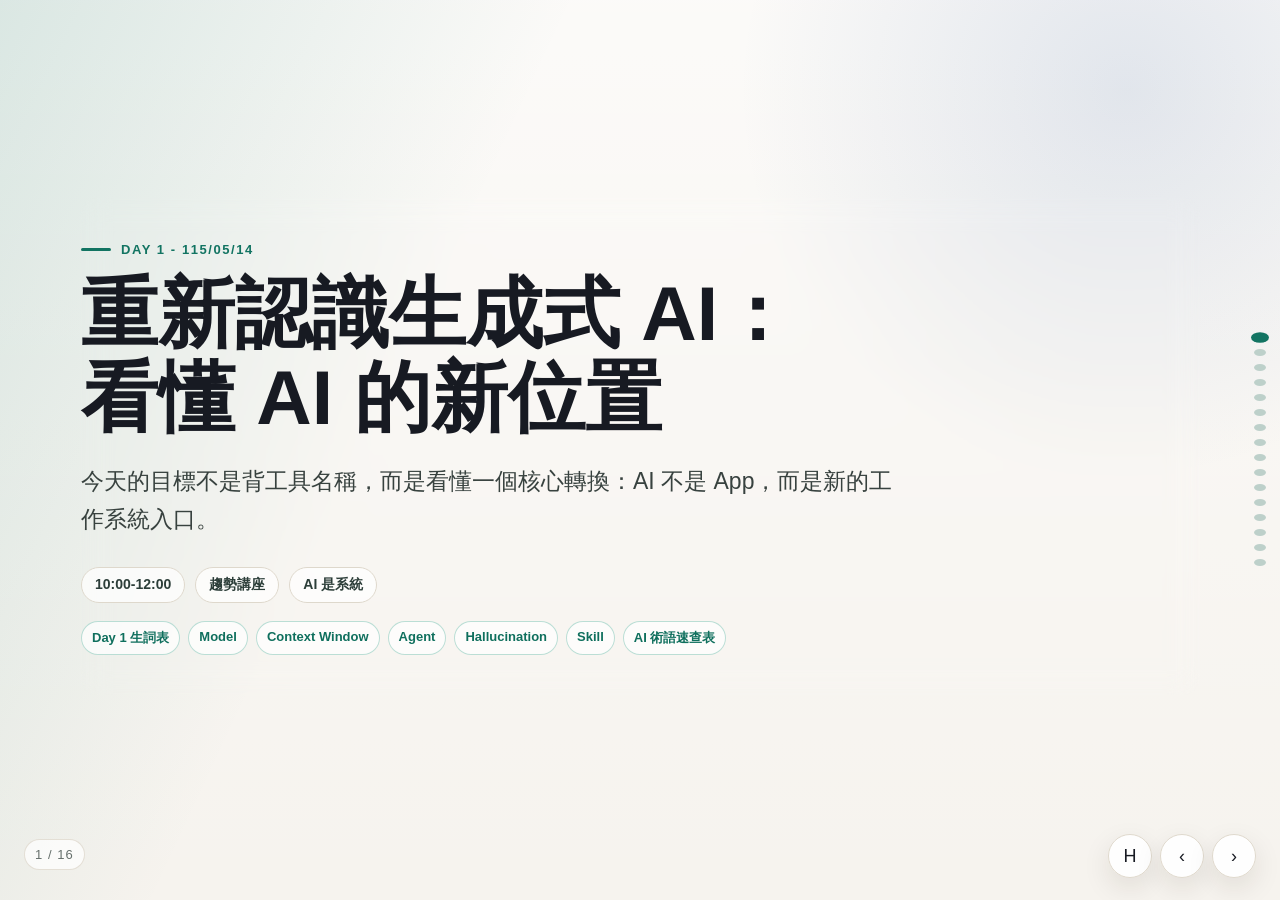
<file: course-day1.html>
<!doctype html>
<html lang="zh-TW">
<head>
<meta charset="utf-8">
<meta name="viewport" content="width=device-width, initial-scale=1">
<title>Day 1｜重新認識生成式 AI</title>
<meta name="description" content="Day 1 interactive course deck: understand AI as a new work-system layer.">
<link rel="stylesheet" href="assets/course-pages.css">
</head>
<body>
<main class="deck">
  <section class="slide active">
    <div class="inner">
      <div class="kicker">Day 1 - 115/05/14</div>
      <h1>重新認識生成式 AI：看懂 AI 的新位置</h1>
      <p class="lead" style="margin-top:22px;">今天的目標不是背工具名稱，而是看懂一個核心轉換：AI 不是 App，而是新的工作系統入口。</p>
      <div class="meta">
        <span class="pill">10:00-12:00</span>
        <span class="pill">趨勢講座</span>
        <span class="pill">AI 是系統</span>
      </div>
      <div class="term-links" aria-label="Day 1 related glossary terms">
        <a href="docs/00-glossary/maps/by-course-day.md">Day 1 生詞表</a>
        <a href="docs/00-glossary/terms/model.md">Model</a>
        <a href="docs/00-glossary/terms/context-window.md">Context Window</a>
        <a href="docs/00-glossary/terms/agent.md">Agent</a>
        <a href="docs/00-glossary/terms/hallucination.md">Hallucination</a>
        <a href="docs/00-glossary/terms/skill.md">Skill</a>
        <a href="course-planning/materials/05-AI術語速查表.md">AI 術語速查表</a>
      </div>
    </div>
  </section>

  <section class="slide">
    <div class="inner">
      <div class="kicker">Safety First</div>
      <h2>開場 3 分鐘：AI 使用三條紅線</h2>
      <div class="grid">
        <div class="panel rose"><h3>1. 機密資料不要貼公開 AI</h3><p>公司機密、客戶個資、真實金額、敏感資料，先脫敏再使用。</p></div>
        <div class="panel amber"><h3>2. AI 輸出永遠要人類覆核</h3><p>AI 很會講話，但不一定講對。數字、名字、專業判斷一定要查。</p></div>
        <div class="panel blue"><h3>3. 高風險決策不能交給 AI</h3><p>法律、醫療、財務決策可以請 AI 整理資料，但最後由人負責。</p></div>
      </div>
      <div class="note">講師口訣：先講安全，再講熱情。三分鐘建立信任，比後面一百多分鐘都重要。</div>
    </div>
  </section>

  <section class="slide">
    <div class="inner">
      <div class="kicker">Opening</div>
      <h2>破冰：你最想用 AI 幫你做什麼？</h2>
      <div class="grid two">
        <div class="panel green">
          <h3>活動方式</h3>
          <ul class="clean-list">
            <li>講師先示範一句自己的答案</li>
            <li>學員寫下一句：「我最想用 AI 幫我...」</li>
            <li>貼到期待牆或填進共用表單</li>
            <li>講師快速分類：寫作、整理、規劃、設計、分析</li>
          </ul>
        </div>
        <div class="panel">
          <h3>核心導入</h3>
          <p>三天後，你不只是「用 AI 更快做同樣的事」，而是開始學會「用 AI 設計一個會幫你工作的系統」。</p>
          <div class="note">核心句：你不是在用 AI，你是在設計一個會幫你工作的系統。</div>
        </div>
      </div>
    </div>
  </section>

  <section class="slide">
    <div class="inner">
      <div class="kicker">Cognitive Shift</div>
      <h2>生成式 AI 到底改變了什麼？</h2>
      <table class="table">
        <tr><th>時代</th><th>基本單元</th><th>代表</th><th>人的角色</th></tr>
        <tr><td>桌面時代</td><td>Application</td><td>Word、Excel</td><td>操作者</td></tr>
        <tr><td>行動時代</td><td>App</td><td>Uber、Line</td><td>使用者</td></tr>
        <tr><td>雲端時代</td><td>Service</td><td>AWS、Google Workspace</td><td>設定者</td></tr>
        <tr><td>代理時代</td><td>Skill</td><td>ChatGPT、Cursor、Agent</td><td>設計者</td></tr>
      </table>
      <div class="note">核心轉換：新的基本單元不是單一 App，而是可被 AI 調用、組合、重複執行的能力。</div>
    </div>
  </section>

  <section class="slide">
    <div class="inner">
      <div class="kicker">Four Stages</div>
      <h2>從搜尋到執行：四個階段</h2>
      <table class="table">
        <tr><th>階段</th><th>發生什麼事</th><th>人的工作</th></tr>
        <tr><td>1. 搜尋</td><td>Google 給你十個連結</td><td>你自己讀、自己整理</td></tr>
        <tr><td>2. 聊天</td><td>ChatGPT 給你一個答案</td><td>你問它答、你判斷好壞</td></tr>
        <tr><td>3. 產出</td><td>AI 幫你寫完文章、做完簡報</td><td>你設定方向、改稿、確認</td></tr>
        <tr><td>4. 推理與執行</td><td>AI 拆任務、查資料、跑完整串流程</td><td>你設計系統、檢查關鍵點</td></tr>
      </table>
      <div class="note">關鍵訊息：你現在大概在第 2 階段，三天後你會到第 4 階段。</div>
    </div>
  </section>

  <section class="slide">
    <div class="inner">
      <div class="kicker">Visual Model</div>
      <h2>角色演進圖</h2>
      <div class="diagram-board" aria-label="搜尋、聊天、產出到系統設計者的角色演進圖">
        <div class="diagram-flow">
          <div class="diagram-card amber">
            <span class="diagram-label">搜尋時代</span>
            <h3>研究員</h3>
            <p>Google 給你十個連結，你自己讀、自己整理、自己判斷。</p>
          </div>
          <div class="diagram-card">
            <span class="diagram-label">聊天時代</span>
            <h3>編輯</h3>
            <p>AI 回答問題，你追問、修正、挑選可用的答案。</p>
          </div>
          <div class="diagram-card blue">
            <span class="diagram-label">產出時代</span>
            <h3>方向設定者</h3>
            <p>你設定目標與限制，AI 產出初稿，你負責判斷與改稿。</p>
          </div>
          <div class="diagram-card dark">
            <span class="diagram-label">下一步</span>
            <h3>系統設計者</h3>
            <p>你設計 Workflow / Skill，讓 AI 按你的邏輯跑完整流程。</p>
          </div>
        </div>
        <div class="note">AI 越會做事，你越需要從操作者變成設計者。</div>
      </div>
    </div>
  </section>

  <section class="slide">
    <div class="inner">
      <div class="kicker">Three-Layer Model</div>
      <h2>三層簡化模型：大腦、手腳、肌肉記憶</h2>
      <div class="grid">
        <div class="panel green"><h3>大腦：LLM</h3><p>GPT、Claude、Gemini。理解、推理、寫作，但沒有工具就只能「想」。</p></div>
        <div class="panel amber"><h3>手腳：Tools / Agents</h3><p>查網頁、讀檔案、寄信、畫圖、控制軟體。讓 AI 從回答走向行動。</p></div>
        <div class="panel blue"><h3>肌肉記憶：Workflow / Skill</h3><p>你教它照你的方式做事。下次它知道順序、工具和檢查方式。</p></div>
      </div>
      <div class="note">傳統軟體是確定性的；AI 是概率性的。所以你需要設計檢查機制。風險越高，越不要只讓一個模型說了算。</div>
    </div>
  </section>

  <section class="slide">
    <div class="inner">
      <div class="kicker">Multi-Model Supervision</div>
      <h2>升級觀念：不是只用一個 LLM，而是設計多模型互相監督</h2>
      <div class="grid">
        <div class="panel green"><h3>產出者</h3><p>快速產生初稿、方案、文案。適合 Claude / ChatGPT。</p></div>
        <div class="panel amber"><h3>查證者</h3><p>補最新資訊、來源、外部事實。適合 Gemini / Perplexity / 搜尋工具。</p></div>
        <div class="panel blue"><h3>審查者</h3><p>找漏洞、挑風險、檢查承諾是否過度。可以用另一個模型擔任。</p></div>
      </div>
      <div class="note">多模型不是投票決定真相，而是分工：一個產出、一個查證、一個挑錯。最後負責判斷的人仍然是你。</div>
    </div>
  </section>

  <section class="slide">
    <div class="inner">
      <div class="kicker">Five-Layer Analogy</div>
      <h2>同一個比喻貫穿五層模型</h2>
      <table class="table">
        <tr><th>層</th><th>白話</th><th>比喻</th></tr>
        <tr><td>LLM</td><td>理解你說什麼、做推理</td><td>大腦</td></tr>
        <tr><td>Tools</td><td>查網頁、讀檔案、畫圖、寄信</td><td>四肢</td></tr>
        <tr><td>Skill</td><td>你教它「照我的方式做這件事」</td><td>肌肉記憶</td></tr>
        <tr><td>Agent</td><td>自己決定用哪些 Skill、自己跑完</td><td>經理人</td></tr>
        <tr><td>Interface</td><td>聊天框、Cursor、Notion 等你看到的入口</td><td>辦公桌</td></tr>
      </table>
      <div class="note">大部分人在用的只是大腦跟辦公桌。三天後你會開始訓練它的肌肉記憶。</div>
    </div>
  </section>

  <section class="slide">
    <div class="inner">
      <div class="kicker">Visual Model</div>
      <h2>三層簡化模型圖</h2>
      <div class="diagram-stack" aria-label="AI 三層簡化模型：LLM、Tools/Agents、Workflow/Skill">
        <div class="diagram-layer">
          <strong>大腦</strong>
          <div>
            <h3>LLM</h3>
            <p>理解、推理、寫作、生成內容。很聰明，但沒有工具就只能「想」。</p>
          </div>
        </div>
        <div class="diagram-layer amber">
          <strong>手腳</strong>
          <div>
            <h3>Tools / Agents</h3>
            <p>查網頁、讀檔案、畫圖、建表單、串接系統，讓 AI 從回答走向行動。</p>
          </div>
        </div>
        <div class="diagram-layer dark">
          <strong>肌肉記憶</strong>
          <div>
            <h3>Workflow / Skill</h3>
            <p>照你的方式一步步做，知道順序、工具、品質標準與檢查點。</p>
          </div>
        </div>
      </div>
      <div class="note">今天先記住一個實務版本：單一模型產出，多模型挑錯，人類做決策。</div>
    </div>
  </section>

  <section class="slide">
    <div class="inner">
      <div class="kicker">Shock Demo</div>
      <h2>震撼 Demo：30 人活動規劃的三種做法</h2>
      <p class="lead">任務：下週要辦一場 30 人活動，請幫我規劃活動流程、預算、人力分工、邀請文案與報名表單。</p>
      <div class="tabs" id="demoTabs">
        <button class="tab active" data-demo="traditional">傳統做法</button>
        <button class="tab" data-demo="chat">單一 ChatGPT</button>
        <button class="tab" data-demo="agent">Agent 工作流</button>
      </div>
      <div class="panel green">
        <h3 id="demoTitle">傳統做法</h3>
        <p id="demoText">搜尋範例、開 Word 寫邀請信、Excel 做預算、Google Form 建表單、Canva 做海報，再把所有東西整合成計畫書。耗時約 3-4 小時，而且每個工具都要重新同步上下文。</p>
      </div>
    </div>
  </section>

  <section class="slide">
    <div class="inner">
      <div class="kicker">Observation Sheet</div>
      <h2>流程成本觀察表</h2>
      <table class="table">
        <tr><th>問題</th><th>傳統做法</th><th>ChatGPT</th><th>Agent 工作流</th></tr>
        <tr><td>誰決定流程？</td><td>你，每次重想</td><td>AI，但通常很通用</td><td>AI 按你的邏輯跑</td></tr>
        <tr><td>能不能下次複用？</td><td>每次重新來</td><td>可複用 prompt，但仍要搬資料</td><td>流程可以複用，改資料即可</td></tr>
        <tr><td>出問題誰檢查？</td><td>你自己查漏</td><td>你驗證 AI 答案</td><td>每一步都有檢查點，必要時加第二模型審查</td></tr>
        <tr><td>能不能教別人？</td><td>要解釋很多細節</td><td>要教 prompt 寫法</td><td>流程圖 + 檢查點即可操作</td></tr>
      </table>
      <div class="note">金句：第一種是我在做事；第二種是我在跟 AI 聊天然後自己做事；第三種是我在設計一個系統，系統幫我做事。</div>
    </div>
  </section>

  <section class="slide">
    <div class="inner">
      <div class="kicker">Visual Comparison</div>
      <h2>三種做法對比圖</h2>
      <div class="diagram-flow three" aria-label="傳統做法、單一 ChatGPT、Agent 工作流的流程成本對比圖">
        <div class="diagram-card amber">
          <span class="diagram-label">傳統做法</span>
          <h3>你在做事</h3>
          <ul class="clean-list">
            <li>搜尋範例、寫文案、做預算</li>
            <li>建表單、做海報、整合文件</li>
            <li>耗時約 3-4 小時</li>
          </ul>
          <div class="note">每次都要重新整合。</div>
        </div>
        <div class="diagram-card">
          <span class="diagram-label">單一 ChatGPT</span>
          <h3>你在跟 AI 聊天</h3>
          <ul class="clean-list">
            <li>一次 Prompt 取得企劃概況</li>
            <li>人工驗證數字與事實</li>
            <li>耗時約 30 分鐘</li>
          </ul>
          <div class="note">結構通用，仍要搬運。</div>
        </div>
        <div class="diagram-card dark">
          <span class="diagram-label">Agent 工作流</span>
          <h3>你在設計系統</h3>
          <ul class="clean-list">
            <li>查資料、產企劃、做素材</li>
            <li>每一步都有檢查點</li>
            <li>耗時約 45 分鐘，可複用</li>
          </ul>
          <div class="note">流程可以迭代，下次改資料即可。</div>
        </div>
      </div>
    </div>
  </section>

  <section class="slide">
    <div class="inner">
      <div class="kicker">Hands-On</div>
      <h2>即時體驗：同一封邀請信，兩種做法</h2>
      <div class="grid two">
        <div class="panel amber">
          <h3>方法 A：直接問</h3>
          <div class="code">幫我寫一封邀請客戶參加下週活動的信。</div>
        </div>
        <div class="panel blue">
          <h3>方法 B：先拆步驟</h3>
          <div class="code">先列出這場活動的三個亮點。
再根據這三個亮點，寫一封邀請客戶參加活動的信。
語氣專業但親切，250 字以內。</div>
        </div>
      </div>
      <div class="note">觀察：哪一封更像 CEO 的風格？哪一封更強調活動特點？哪一封更容易被客戶接受？</div>
    </div>
  </section>

  <section class="slide">
    <div class="inner">
      <div class="kicker">Closing</div>
      <h2>AI 的邊界：概率性系統需要檢查機制</h2>
      <div class="grid">
        <div class="panel green"><h3>最強的情境</h3><p>任務清晰、標準明確、有人覆核。</p></div>
        <div class="panel amber"><h3>要小心的情境</h3><p>模糊創意、高風險決策、無法驗證的答案。</p></div>
        <div class="panel blue"><h3>Day 2 預告</h3><p>明天學三問框架：探索或生產？需要最新資訊？需要長流程嗎？這是不是高風險或公開輸出？</p></div>
      </div>
      <div class="note">傳統 App 是確定性的：你按儲存，它就儲存。AI 是概率性的：同樣問題問兩次，可能有不同答案。這不是 bug，這是本質。所以你要學會設計檢查機制。</div>
      <div class="term-links" aria-label="Day 1 closing glossary terms">
        <a href="docs/00-glossary/terms/non-determinism.md">Non-determinism</a>
        <a href="docs/00-glossary/terms/human-review.md">Human Review</a>
        <a href="docs/00-glossary/terms/knowledge-cutoff.md">Knowledge Cutoff</a>
      </div>
    </div>
  </section>

  <section class="slide">
    <div class="inner">
      <div class="kicker">Homework</div>
      <h2>收尾與回家作業</h2>
      <div class="grid two">
        <div class="panel green">
          <h3>核心記憶點</h3>
          <p>AI 不是 App，是新的運算層。我不只是使用者，我要成為設計者。</p>
          <div class="note">全員複誦一次，讓這句話成為 Day 1 的認知錨點。</div>
        </div>
        <div class="panel blue">
          <h3>明天來之前</h3>
          <p>打開 ChatGPT 或任何你常用的 AI，把工作上一個重複性任務丟給它，看看它做得怎麼樣。</p>
          <p style="margin-top:12px;">請記錄：它哪裡做得好？哪裡做得爛？明天我們分析為什麼。</p>
        </div>
      </div>
    </div>
  </section>
</main>
<div class="counter" id="counter">1 / 16</div>
<div class="dots" id="dots"></div>
<div class="nav"><a href="course.html">H</a><button id="prev">‹</button><button id="next">›</button></div>
<script src="assets/course-pages.js"></script>
<script>
const demo = {
  traditional: ["傳統做法", "搜尋範例、開 Word 寫邀請信、Excel 做預算、Google Form 建表單、Canva 做海報，再把所有東西整合成計畫書。耗時約 3-4 小時，而且每個工具都要重新同步上下文。"],
  chat: ["單一 ChatGPT 對話", "一次 prompt 產出活動流程、預算、人力分工、邀請文案與表單欄位。省下很多思考時間，但內容通用，數字需驗證，最後仍要複製到各工具。"],
  agent: ["Agent / 工作流式做法", "拆成查資料、產企劃、第二模型審查、做海報、建表單、寫邀請信。每一步都有來源與檢查點，流程可以複用，下次改資料即可。"]
};
document.querySelectorAll("#demoTabs .tab").forEach(button => {
  button.addEventListener("click", () => {
    document.querySelectorAll("#demoTabs .tab").forEach(item => item.classList.remove("active"));
    button.classList.add("active");
    document.getElementById("demoTitle").textContent = demo[button.dataset.demo][0];
    document.getElementById("demoText").textContent = demo[button.dataset.demo][1];
  });
});
</script>
</body>
</html>
</file>
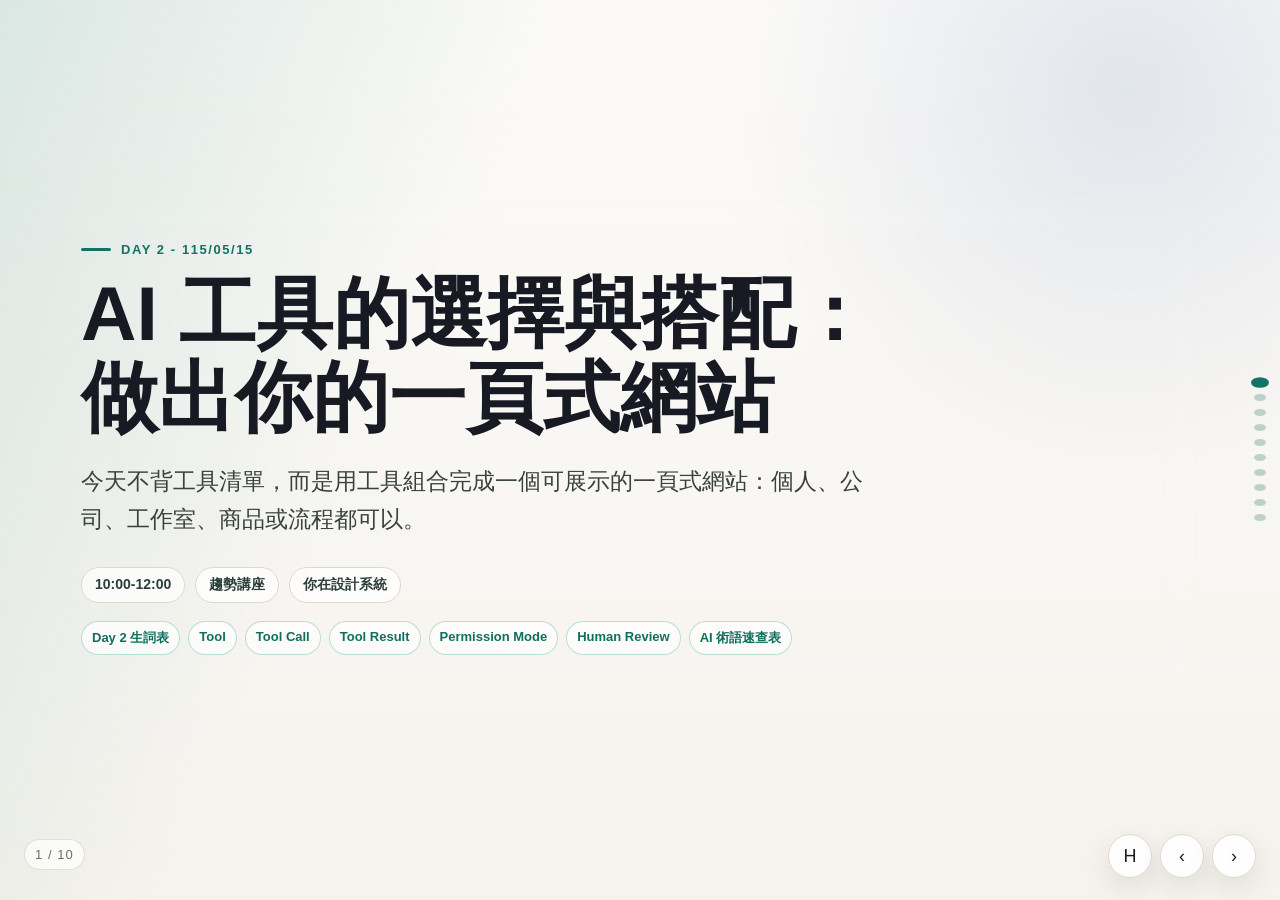
<file: course-day2.html>
<!doctype html>
<html lang="zh-TW">
<head>
<meta charset="utf-8">
<meta name="viewport" content="width=device-width, initial-scale=1">
<title>Day 2｜AI 工具的選擇與搭配</title>
<meta name="description" content="Day 2 interactive course deck: choose AI tool combinations with AI Tool Picker.">
<link rel="stylesheet" href="assets/course-pages.css">
</head>
<body>
<main class="deck">
  <section class="slide active">
    <div class="inner">
      <div class="kicker">Day 2 - 115/05/15</div>
      <h1>AI 工具的選擇與搭配：做出你的一頁式網站</h1>
      <p class="lead" style="margin-top:22px;">今天不背工具清單，而是用工具組合完成一個可展示的一頁式網站：個人、公司、工作室、商品或流程都可以。</p>
      <div class="meta"><span class="pill">10:00-12:00</span><span class="pill">趨勢講座</span><span class="pill">你在設計系統</span></div>
      <div class="term-links" aria-label="Day 2 related glossary terms">
        <a href="docs/00-glossary/maps/by-course-day.md">Day 2 生詞表</a>
        <a href="docs/00-glossary/terms/tool.md">Tool</a>
        <a href="docs/00-glossary/terms/tool-call.md">Tool Call</a>
        <a href="docs/00-glossary/terms/tool-result.md">Tool Result</a>
        <a href="docs/00-glossary/terms/permission-mode.md">Permission Mode</a>
        <a href="docs/00-glossary/terms/human-review.md">Human Review</a>
        <a href="course-planning/materials/05-AI術語速查表.md">AI 術語速查表</a>
      </div>
    </div>
  </section>

  <section class="slide">
    <div class="inner">
      <div class="kicker">Run of Show</div>
      <h2>Day 2 產出導向節奏</h2>
      <div class="run">
        <div class="time">0-5</div><div>安全紅線複誦 + Day 1 回顧</div>
        <div class="time">5-20</div><div>AI Tool Picker：三問框架 + 風險開關，判斷工具與驗證方式</div>
        <div class="time">20-35</div><div>反向挑戰：不用 AI 做網站會怎麼做？AI 幫在哪？</div>
        <div class="time">35-50</div><div>一頁式網站工具鏈示範：輸入 -> 串接 -> 輸出 -> 人工覆核</div>
        <div class="time">50-95</div><div>實作工作坊：完成自己的網站內容包與建站提示詞</div>
        <div class="time">95-110</div><div>同儕檢查：清楚嗎？可信嗎？可以上線嗎？</div>
        <div class="time">110-120</div><div>Day 3 預告：把這條工具鏈變成可複用 Skill</div>
      </div>
    </div>
  </section>

  <section class="slide">
    <div class="inner">
      <div class="kicker">AI Tool Picker</div>
      <h2>三問框架：不用記工具，先判斷任務</h2>
      <div class="form-grid">
        <div class="field"><label>1. 這是探索還是生產？</label><select id="qType" class="btn" style="width:100%;"><option value="explore">探索：還在找答案</option><option value="produce">生產：知道要產出什麼</option></select></div>
        <div class="field"><label>2. 需要最新資訊嗎？</label><select id="qFresh" class="btn" style="width:100%;"><option value="yes">需要</option><option value="no">不需要</option></select></div>
        <div class="field"><label>3. 複雜長流程嗎？</label><select id="qFlow" class="btn" style="width:100%;"><option value="yes">是，多步驟/多工具</option><option value="no">否，單一任務</option></select></div>
        <div class="field"><label>4. 高風險或公開輸出嗎？</label><select id="qRisk" class="btn" style="width:100%;"><option value="yes">是，需要第二模型驗證</option><option value="no">否，人工覆核即可</option></select></div>
        <div class="field"><label>我的任務</label><input id="taskName" placeholder="例如：替我的工作室做一頁式網站"></div>
      </div>
      <div class="actions"><button class="btn primary" id="pickTool">產生建議工具組合</button></div>
      <pre class="output" id="toolOutput">選好三個答案後，這裡會產生工具組合建議。</pre>
    </div>
  </section>

  <section class="slide">
    <div class="inner">
      <div class="kicker">Risk Switch</div>
      <h2>三問之外，再加一個風險開關</h2>
      <div class="grid two">
        <div class="panel rose">
          <h3>高風險 / 公開輸出</h3>
          <p>客戶會看到、公開上線、涉及金錢承諾、品牌聲譽、法規、醫療、財務或個資。</p>
          <div class="note">建議：至少多一個模型做交叉驗證或反方審查。</div>
        </div>
        <div class="panel green">
          <h3>低風險 / 個人草稿</h3>
          <p>個人筆記、低風險內部整理、腦力激盪、格式轉換。</p>
          <div class="note">建議：單一模型快速產出，再由人做基本檢查。</div>
        </div>
      </div>
      <div class="note">多模型不是每次都要開三個 AI。它是一個風險開關：風險越高，越不要只聽一個模型。</div>
    </div>
  </section>

  <section class="slide">
    <div class="inner">
      <div class="kicker">Website Workflow</div>
      <h2>一頁式網站工具鏈：從想法到可展示頁面</h2>
      <div class="tabs" id="caseTabs">
        <button class="tab active" data-case="personal">個人品牌</button>
        <button class="tab" data-case="studio">工作室 / 公司</button>
        <button class="tab" data-case="product">商品 / 服務</button>
        <button class="tab" data-case="process">流程 / 提案</button>
      </div>
      <div class="grid two">
        <div class="panel green"><h3 id="caseTitle">個人簡介 -> 一頁式網站 -> 社群貼文</h3><p id="caseText">把履歷、作品、專長與想被誰看見整理成網站敘事，再轉成可放進建站工具的區塊文案。最後由本人確認語氣與事實。</p></div>
        <div class="code" id="caseFlow">ChatGPT / Claude 整理定位 -> Perplexity 補市場語言 -> Canva / Google Sites / Framer 建頁 -> 人類確認 -> 產出社群貼文</div>
      </div>
    </div>
  </section>

  <section class="slide">
    <div class="inner">
      <div class="kicker">Reverse Challenge</div>
      <h2>反向挑戰：先不用 AI，你會怎麼做出網站？</h2>
      <div class="grid">
        <div class="panel green"><h3>Step 1</h3><p>不用 AI，你會怎麼做？蒐集素材、寫文案、找參考、排版、做圖、上架，全部列出來。</p></div>
        <div class="panel amber"><h3>Step 2</h3><p>哪些環節最花時間？通常是定位不清、文案卡住、版面不知道怎麼排、社群貼文不會寫。</p></div>
        <div class="panel blue"><h3>Step 3</h3><p>哪些交給 AI？哪些仍由人判斷？AI 可起草與組織，人要確認定位、事實、承諾與品牌感。</p></div>
      </div>
      <div class="note">今天不是做漂亮模板，而是做一個「可以對外說清楚你是誰、提供什麼、下一步怎麼聯絡」的最小可展示頁。只要要公開，就要設計驗證與審查。</div>
    </div>
  </section>

  <section class="slide">
    <div class="inner">
      <div class="kicker">Website Tracks</div>
      <h2>四種網站題目：選一種當天做完</h2>
      <div class="grid">
        <div class="panel green"><h3>A. 個人介紹頁</h3><p>適合學生、求職者、顧問、業師：讓別人快速理解你能幫什麼忙。</p></div>
        <div class="panel amber"><h3>B. 公司 / 工作室頁</h3><p>適合品牌、團隊、服務提供者：說清楚服務、對象、案例與聯絡方式。</p></div>
        <div class="panel blue"><h3>C. 商品 / 服務頁</h3><p>適合產品、課程、工作坊：說清楚痛點、價值、流程、價格或報名方式。</p></div>
        <div class="panel rose"><h3>D. 流程 / 提案頁</h3><p>適合青年提案、內部流程、活動專案：把執行計畫變成外部可讀的一頁說明。</p></div>
      </div>
    </div>
  </section>

  <section class="slide">
    <div class="inner">
      <div class="kicker">One-Page Website Canvas</div>
      <h2>一頁式網站內容包產生器</h2>
      <div class="form-grid">
        <div class="field"><label>網站對象</label><select id="siteType" class="btn" style="width:100%;"><option>個人 / 求職 / 專家</option><option>公司 / 工作室 / 團隊</option><option>商品 / 服務 / 課程</option><option>流程 / 提案 / 活動</option></select></div>
        <div class="field"><label>名稱</label><input id="siteName" placeholder="例如：阿翰 AI 顧問工作室"></div>
        <div class="field"><label>誰會看？</label><textarea id="siteAudience" placeholder="例如：想導入 AI，但不知道怎麼開始的中小企業主。"></textarea></div>
        <div class="field"><label>你提供什麼價值？</label><textarea id="siteValue" placeholder="例如：幫團隊把重複流程整理成可用的 AI 工作流。"></textarea></div>
        <div class="field"><label>可信證據 / 案例</label><textarea id="siteProof" placeholder="例如：曾做過系統規劃、流程優化、創業基地業師。"></textarea></div>
        <div class="field"><label>希望對方做什麼？</label><input id="siteCta" placeholder="例如：預約 30 分鐘諮詢 / 填寫表單 / 加 LINE"></div>
      </div>
      <div class="actions"><button class="btn primary" id="buildSite">產生網站內容包</button><button class="btn" id="clearSite">清空</button></div>
      <pre class="output" id="siteOutput">填完欄位後，這裡會產生一頁式網站文案、建站提示詞、社群貼文與人工覆核點。</pre>
    </div>
  </section>

  <section class="slide">
    <div class="inner">
      <div class="kicker">Trap Warning</div>
      <h2>哪些任務不適合直接交給 AI？</h2>
      <div class="grid">
        <div class="panel rose"><h3>未脫敏資料</h3><p>客戶個資、公司機密、真實合約資料不要直接貼。</p></div>
        <div class="panel rose"><h3>無法驗證的輸出</h3><p>你不知道對錯，就不該直接採用；必要時請第二模型用反方角度挑錯。</p></div>
        <div class="panel rose"><h3>高風險決策</h3><p>法律、醫療、財務不能完全交給 AI。</p></div>
        <div class="panel amber"><h3>成本倒掛</h3><p>Prompt 設定比人工執行還久，就不值得。</p></div>
        <div class="panel amber"><h3>敏感關係</h3><p>需要信任、同理、承諾的場景，人要站前面。</p></div>
        <div class="panel green"><h3>判斷原則</h3><p>AI 可以輔助，但人類負責決策與關係。</p></div>
      </div>
    </div>
  </section>

  <section class="slide">
    <div class="inner">
      <div class="kicker">Closing</div>
      <h2>Day 3 預告：怎麼讓這次網站流程下次也能用？</h2>
      <p class="lead">今天你做出一個一頁式網站內容包。明天要把這條工具鏈文件化、標準化、可複用化，變成一張 AI 能真的執行的工作流卡。</p>
      <div class="note">核心句：工具會變，決策邏輯不變；風險越高，越需要交叉驗證；成果要能帶走，流程要能複用。</div>
      <div class="term-links" aria-label="Day 2 closing glossary terms">
        <a href="docs/00-glossary/terms/spec.md">Spec</a>
        <a href="docs/00-glossary/terms/automated-review.md">Automated Review</a>
        <a href="docs/00-glossary/terms/skill.md">Skill</a>
      </div>
    </div>
  </section>
</main>
<div class="counter" id="counter">1 / 10</div>
<div class="dots" id="dots"></div>
<div class="nav"><a href="course.html">H</a><button id="prev">‹</button><button id="next">›</button></div>
<script src="assets/course-pages.js"></script>
<script>
document.getElementById("pickTool").addEventListener("click", () => {
  const type = document.getElementById("qType").value;
  const fresh = document.getElementById("qFresh").value;
  const flow = document.getElementById("qFlow").value;
  const risk = document.getElementById("qRisk").value;
  const task = document.getElementById("taskName").value || "我的任務";
  let tools = "Claude / ChatGPT";
  if (fresh === "yes") tools = "ChatGPT 網頁搜尋 / Gemini / Perplexity";
  if (flow === "yes" && fresh === "yes") tools = "Perplexity 或 Gemini 查資料 -> Claude 結構化 -> 人類覆核 -> 表單/文件工具產出";
  if (flow === "yes" && fresh === "no") tools = "Claude / ChatGPT 結構化 -> Notion/Sheets 管理 -> Zapier/n8n 自動化候選";
  if (type === "produce" && flow === "no") tools = "Claude / ChatGPT 單工具即可，重點是給清楚輸入與輸出格式";
  const validation = risk === "yes"
    ? "第二模型審查：請另一個模型用審查者角度檢查事實、承諾、缺少輸入、風險與需要人類判斷的地方。"
    : "基本人工覆核：確認資料、語氣、承諾與 CTA 是否合理即可。";
  document.getElementById("toolOutput").textContent = `任務：${task}

建議工具組合：
${tools}

驗證建議：
${validation}

人工覆核點：
- 資料是否可靠
- 輸出是否符合真實情境
- 是否有機密資料風險
- 最後決策是否由人負責`;
});

const cases = {
  personal: ["個人簡介 -> 一頁式網站 -> 社群貼文", "把履歷、作品、專長與想被誰看見整理成網站敘事，再轉成可放進建站工具的區塊文案。最後由本人確認語氣與事實。", "ChatGPT / Claude 整理定位 -> Perplexity 補市場語言 -> Canva / Google Sites / Framer 建頁 -> 人類確認 -> 產出社群貼文"],
  studio: ["公司 / 工作室定位 -> 服務頁 -> 聯絡表單", "把服務對象、痛點、解法、案例與聯絡方式整理成一頁。重點是讓陌生人 30 秒內知道你能幫什麼忙。", "Claude 萃取服務敘事 -> ChatGPT 產出 FAQ -> Canva / Framer 建頁 -> Google Form / Tally 接詢問"],
  product: ["商品 / 課程介紹 -> 銷售頁 -> 報名貼文", "把商品或課程轉成問題、承諾、流程、適合對象、價格與 CTA。最後由人確認承諾是否真實可交付。", "Claude 寫銷售頁架構 -> ChatGPT 改語氣 -> Canva / Gamma / Carrd 建頁 -> 社群貼文"],
  process: ["青年提案 / 活動流程 -> 一頁式說明頁", "把複雜提案整理成背景、目標、流程、時程、預算或參與方式。適合青年提案、活動、內部流程、地方創生。", "Perplexity 查案例 -> Claude 結構化提案 -> Gemini / Canva 做頁面 -> 人類確認可行性"]
};
document.querySelectorAll("#caseTabs .tab").forEach(button => {
  button.addEventListener("click", () => {
    document.querySelectorAll("#caseTabs .tab").forEach(item => item.classList.remove("active"));
    button.classList.add("active");
    document.getElementById("caseTitle").textContent = cases[button.dataset.case][0];
    document.getElementById("caseText").textContent = cases[button.dataset.case][1];
    document.getElementById("caseFlow").textContent = cases[button.dataset.case][2];
  });
});

function getSiteValue(id, fallback) {
  return document.getElementById(id).value.trim() || fallback;
}

document.getElementById("buildSite").addEventListener("click", () => {
  const type = document.getElementById("siteType").value;
  const name = getSiteValue("siteName", "我的一頁式網站");
  const audience = getSiteValue("siteAudience", "我想服務或影響的對象");
  const value = getSiteValue("siteValue", "我能提供的核心價值");
  const proof = getSiteValue("siteProof", "我的經驗、案例、作品或可信證據");
  const cta = getSiteValue("siteCta", "聯絡我 / 預約 / 報名");
  document.getElementById("siteOutput").textContent = `[一頁式網站內容包] ${name}

網站類型：
${type}

目標受眾：
${audience}

Hero 首屏文案：
標題：${name}
副標：${value}
主要行動：${cta}

建議頁面區塊：
1. 首屏：一句話說清楚你是誰 / 提供什麼 / 適合誰
2. 問題：目標受眾現在卡在哪裡
3. 解法：你如何幫他們前進一步
4. 證據：${proof}
5. 流程：合作、購買、報名或理解這件事需要哪幾步
6. FAQ：常見疑問與風險提醒
7. CTA：${cta}

建站工具提示詞：
請根據以上內容，幫我產出一個一頁式網站草稿。
風格要清楚、可信、容易掃讀，不要過度行銷。
請輸出：區塊標題、每區短文案、CTA 按鈕文字、圖片建議、人工需要補上的資料。

第二模型審查提示詞：
請不要重寫網站內容，請用審查者角度檢查這份一頁式網站草稿。
請列出：哪些地方可能不真實、哪些承諾過度、哪些缺少證據、哪些地方需要人類最後判斷。

社群貼文草稿：
我整理了一個新的頁面：${name}
它是為了 ${audience} 設計，重點是 ${value}
如果你正在處理類似問題，可以從這裡開始：${cta}

人工覆核點：
- 名稱、經歷、案例是否真實
- 承諾是否能做到，是否過度誇大
- 是否誤放公司機密、客戶個資或未授權素材
- CTA 是否明確可執行
- 手機版是否容易閱讀`;
});

document.getElementById("clearSite").addEventListener("click", () => {
  ["siteName", "siteAudience", "siteValue", "siteProof", "siteCta"].forEach(id => {
    document.getElementById(id).value = "";
  });
  document.getElementById("siteOutput").textContent = "填完欄位後，這裡會產生一頁式網站文案、建站提示詞、社群貼文與人工覆核點。";
});
</script>
</body>
</html>
</file>
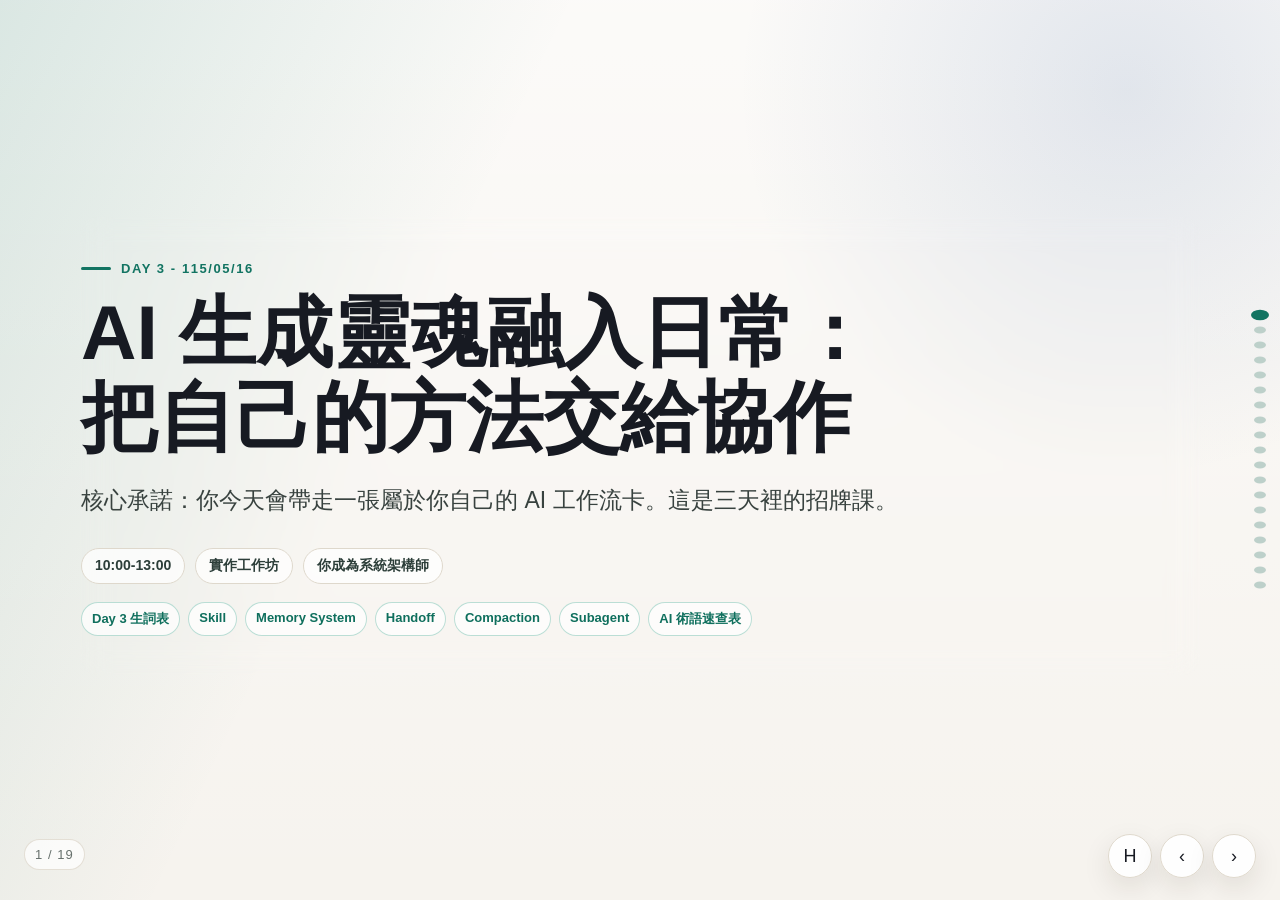
<file: course-day3.html>
<!doctype html>
<html lang="zh-TW">
<head>
<meta charset="utf-8">
<meta name="viewport" content="width=device-width, initial-scale=1">
<title>Day 3｜AI 生成靈魂融入日常</title>
<meta name="description" content="Day 3 interactive course deck: turn work methods into reusable AI workflow cards.">
<link rel="stylesheet" href="assets/course-pages.css">
</head>
<body>
<main class="deck">
  <section class="slide active">
    <div class="inner">
      <div class="kicker">Day 3 - 115/05/16</div>
      <h1>AI 生成靈魂融入日常：把自己的方法交給協作</h1>
      <p class="lead" style="margin-top:22px;">核心承諾：你今天會帶走一張屬於你自己的 AI 工作流卡。這是三天裡的招牌課。</p>
      <div class="meta"><span class="pill">10:00-13:00</span><span class="pill">實作工作坊</span><span class="pill">你成為系統架構師</span></div>
      <div class="term-links" aria-label="Day 3 related glossary terms">
        <a href="docs/00-glossary/maps/by-course-day.md">Day 3 生詞表</a>
        <a href="docs/00-glossary/terms/skill.md">Skill</a>
        <a href="docs/00-glossary/terms/memory-system.md">Memory System</a>
        <a href="docs/00-glossary/terms/handoff.md">Handoff</a>
        <a href="docs/00-glossary/terms/compaction.md">Compaction</a>
        <a href="docs/00-glossary/terms/subagent.md">Subagent</a>
        <a href="course-planning/materials/05-AI術語速查表.md">AI 術語速查表</a>
      </div>
    </div>
  </section>

  <section class="slide">
    <div class="inner">
      <div class="kicker">Run of Show</div>
      <h2>3 小時版本：從知道，到真的做出來</h2>
      <div class="run">
        <div class="time">0-10</div><div>開場：不只是寫 Prompt，把自己的工作方法教給 AI</div>
        <div class="time">10-30</div><div>什麼是 Skill：定義、解剖學、Prompt vs Skill</div>
        <div class="time">30-50</div><div>七問萃取法：回憶練習 + 工作流顯性化 + 多模型驗證點</div>
        <div class="time">50-90</div><div>實作：完成你的《AI 工作流卡》</div>
        <div class="time">90-110</div><div>交換實測：讓別人的工作流跑起來</div>
        <div class="time">110-140</div><div>現場產出儀式：你的卡，AI 真的能跑，並用第二模型挑錯</div>
        <div class="time">140-160</div><div>版本迭代 + 90 天 AI 落地計畫</div>
        <div class="time">160-180</div><div>結業儀式 + 社群銜接</div>
      </div>
    </div>
  </section>

  <section class="slide">
    <div class="inner">
      <div class="kicker">Opening</div>
      <h2>不只是寫 Prompt</h2>
      <div class="grid two">
        <div class="panel green">
          <h3>今天的轉換</h3>
          <p>前兩天你學會了看懂 AI、選對工具。今天是最重要的一天：你要把自己的工作方法教給 AI。</p>
          <div class="note">Prompt 只是對話技巧；Skill 是把一件事的完整流程寫成 AI 可以遵循的結構。</div>
        </div>
        <div class="panel blue">
          <h3>核心承諾</h3>
          <p>寫一次，用一百次。這不是技術，而是你的職場經驗被看見、被複製、被改進的方式。</p>
        </div>
      </div>
    </div>
  </section>

  <section class="slide">
    <div class="inner">
      <div class="kicker">Skill Anatomy</div>
      <h2>什麼是 Skill？</h2>
      <p class="lead">Skill = 你的經驗 + 結構化的流程 + AI 可以執行的指令。</p>
      <table class="table" style="margin-top:22px;">
        <tr><th>組成</th><th>白話</th><th>範例：整理會議紀錄</th></tr>
        <tr><td>觸發條件</td><td>什麼時候啟動</td><td>收到會議錄音或逐字稿時</td></tr>
        <tr><td>需要什麼輸入</td><td>你要給 AI 什麼東西</td><td>逐字稿、與會者名單、會議主題</td></tr>
        <tr><td>步驟</td><td>一步一步怎麼做</td><td>擷取重點 -> 分類決議/待辦 -> 指派負責人 -> 格式化</td></tr>
        <tr><td>產出長什麼樣</td><td>最終成果的格式</td><td>待辦事項 / 負責人 / 截止日表格</td></tr>
        <tr><td>怎麼檢查好壞</td><td>驗收標準 + 第二模型驗證點</td><td>每個待辦都有明確負責人和日期；第二模型檢查哪些只是討論、不是決議</td></tr>
        <tr><td>前後接什麼</td><td>上游跟下游</td><td>前：會議結束；後：寄信、更新專案看板</td></tr>
      </table>
      <div class="note">你現在已經在做這件事了，只是全部存在你腦子裡。今天的工作就是把它寫出來。</div>
    </div>
  </section>

  <section class="slide">
    <div class="inner">
      <div class="kicker">Prompt vs Skill</div>
      <h2>Skill 跟 Prompt 的差別</h2>
      <table class="table">
        <tr><th></th><th>Prompt</th><th>Skill</th></tr>
        <tr><td>時間</td><td>一次性</td><td>可重複使用</td></tr>
        <tr><td>範圍</td><td>一個問題</td><td>一個完整流程</td></tr>
        <tr><td>誰的知識</td><td>AI 的通用知識</td><td>你的專業知識</td></tr>
        <tr><td>品質控制</td><td>通常沒有</td><td>有檢查標準</td></tr>
      </table>
      <div class="note">隱性知識顯性化：Skill = 可複製的決策規則 + 品質檢查表 + 例外處理 + 回饋機制。高風險或公開輸出，要加上第二模型交叉驗證。</div>
    </div>
  </section>

  <section class="slide">
    <div class="inner">
      <div class="kicker">Hidden Knowledge</div>
      <h2>把腦子裡的專業說清楚</h2>
      <div class="grid">
        <div class="panel green"><h3>資深業務</h3><p>談判準備清單：先查誰決策、誰反對、對方真正痛點是什麼。</p></div>
        <div class="panel amber"><h3>專案經理</h3><p>風險預判 SOP：先看時程、責任邊界、外部依賴、溝通斷點。</p></div>
        <div class="panel blue"><h3>設計師</h3><p>風格校對規則：色彩、層級、留白、品牌語氣、使用者視線路徑。</p></div>
      </div>
      <div class="note">如果你無法清楚說明，代表你可能還沒完全理解這項工作。</div>
    </div>
  </section>

  <section class="slide">
    <div class="inner">
      <div class="kicker">Case Study</div>
      <h2>從同事.skill 到自己的工作型數位分身</h2>
      <div class="grid two">
        <div class="panel green">
          <h3>為什麼它會爆紅？</h3>
          <p>同事.skill 讓大家第一次直覺感覺到：一個人的工作方式，可以從聊天、文件、PR、Email 等材料中被萃取，封裝成可被 AI 調用的 Skill。</p>
          <div class="note">課堂轉譯：我們不蒸餾別人，我們蒸餾自己。</div>
        </div>
        <div class="panel blue">
          <h3>今天要學的不是複製人</h3>
          <ul class="clean-list">
            <li>提取我的工作邊界與常用流程</li>
            <li>說清楚我的品質標準與判斷習慣</li>
            <li>讓 AI 先幫我起草、檢查、提醒、延伸</li>
            <li>所有重要輸出仍由本人覆核</li>
          </ul>
        </div>
      </div>
      <div class="meta"><a class="pill" href="https://github.com/titanwings/colleague-skill">參考案例：dot-skill / colleague-skill</a><a class="pill" href="https://titanwings.github.io/colleague-skill-site/">官方展示頁</a></div>
    </div>
  </section>

  <section class="slide">
    <div class="inner">
      <div class="kicker">Visual Model</div>
      <h2>我的工作型數位分身怎麼形成？</h2>
      <div class="diagram-board" aria-label="自己的工作型數位分身：我的材料、七問萃取、Work Skill 加 Persona、工作協作與迭代修正">
        <div class="diagram-flow three">
          <div class="diagram-card">
            <span class="diagram-label">1. 我的材料</span>
            <h3>工作痕跡</h3>
            <p>提案、會議紀錄、簡報、SOP、Email，都是你工作方法的線索。</p>
          </div>
          <div class="diagram-card amber">
            <span class="diagram-label">2. 七問萃取</span>
            <h3>把隱性經驗說清楚</h3>
            <p>任務邊界、輸入輸出、步驟、風險與檢查點，從腦中變成結構。</p>
          </div>
          <div class="diagram-card dark">
            <span class="diagram-label">3. Work Skill + Persona</span>
            <h3>我的工作型分身</h3>
            <p>它知道會做什麼、怎麼判斷、怎麼說話，以及怎麼檢查品質。</p>
          </div>
        </div>
        <div class="diagram-flow two">
          <div class="diagram-card blue">
            <span class="diagram-label">4. 每天協作</span>
            <h3>協助，而不是取代</h3>
            <p>寫初稿、整理會議、檢查品質、提醒風險、延伸版本；重要輸出仍由本人覆核。</p>
          </div>
          <div class="diagram-card rose">
            <span class="diagram-label">5. 迭代修正</span>
            <h3>越用越像你</h3>
            <p>當你發現「這不像我」，就把判斷規則寫回卡片，讓下一版更準。</p>
          </div>
        </div>
      </div>
    </div>
  </section>

  <section class="slide">
    <div class="inner">
      <div class="kicker">Seven Questions</div>
      <h2>七問萃取法：把工作方法變成 AI Skill</h2>
      <div class="grid">
        <div class="panel green"><h3>先回憶</h3><p>閉上眼睛，回想上週做過的一件重複性工作。不用是大事，就是做很多次、有點煩的那種。</p></div>
        <div class="panel amber"><h3>再寫三句</h3><p>用白話寫下：這件事是什麼？為什麼要做？通常怎麼做？先不要追求完美。</p></div>
        <div class="panel blue"><h3>最後用七問整理</h3><p>七問不是給 AI 看的，而是訓練你把隱性經驗說清楚。</p></div>
      </div>
    </div>
  </section>

  <section class="slide">
    <div class="inner">
      <div class="kicker">Seven Questions</div>
      <h2>七個問題</h2>
      <div class="diagram-board" aria-label="七問萃取地圖：定義任務、設計流程、建立品質迴圈">
        <div class="diagram-flow three">
          <div class="diagram-card">
            <span class="diagram-label">A. 先定義任務</span>
            <div class="diagram-num">1</div>
            <h3>這件事是什麼？</h3>
            <p>一句話說清楚任務。</p>
            <div class="diagram-num">2</div>
            <h3>什麼時候開始？</h3>
            <p>找到觸發條件。</p>
            <div class="diagram-num">3</div>
            <h3>需要哪些輸入？</h3>
            <p>列出資料、格式與範例。</p>
          </div>
          <div class="diagram-card amber">
            <span class="diagram-label">B. 再設計流程</span>
            <div class="diagram-num">4</div>
            <h3>步驟是什麼？</h3>
            <p>把做法一格一格排出來。先寫出順序，再修，不用一開始就完美。</p>
          </div>
          <div class="diagram-card dark">
            <span class="diagram-label">C. 建立品質迴圈</span>
            <div class="diagram-num">5</div>
            <h3>產出長什麼樣？</h3>
            <p>定義格式與欄位。</p>
            <div class="diagram-num">6</div>
            <h3>怎麼檢查？</h3>
            <p>寫下驗收標準與第二模型驗證點。</p>
            <div class="diagram-num">7</div>
            <h3>接到哪裡？</h3>
            <p>說清楚上游與下游。</p>
          </div>
        </div>
      </div>
      <div class="note">例：客戶會議 -> 整理拜訪紀錄與 CRM 更新 -> 主管 review -> 行動計畫。</div>
    </div>
  </section>

  <section class="slide">
    <div class="inner">
      <div class="kicker">Question Cards</div>
      <h2>七問不是考試，是路標</h2>
      <div class="grid">
        <div class="panel green"><h3>1-3：先把任務框起來</h3><p>這件事是什麼？什麼時候開始？需要哪些輸入？先知道入口在哪裡。</p></div>
        <div class="panel amber"><h3>4：把流程排出來</h3><p>步驟不用一開始就完美。先寫出你平常怎麼做，再讓同學和 AI 幫你找缺口。</p></div>
        <div class="panel blue"><h3>5-7：讓成果可檢查</h3><p>輸出長什麼樣？怎麼檢查？哪裡需要第二模型挑錯？前後接哪裡？這三題讓 AI 不只是產出，而是進入你的工作流。</p></div>
      </div>
      <div class="note">人類友善版說法：我不是要寫出完美 SOP，我只是先畫出一條 AI 可以跟著走的路。</div>
    </div>
  </section>

  <section class="slide">
    <div class="inner">
      <div class="kicker">Multi-Model Validation</div>
      <h2>Q6 升級：不是只問我怎麼檢查，而是設計第二道防線</h2>
      <div class="grid">
        <div class="panel green"><h3>人類檢查點</h3><p>哪些地方必須由你判斷？例如責任人是否同意、時間是否合理、承諾是否能做到。</p></div>
        <div class="panel amber"><h3>第二模型驗證點</h3><p>哪些地方適合請另一個模型挑錯？例如是否把討論當決議、是否漏掉風險、是否過度承諾。</p></div>
        <div class="panel blue"><h3>最後決策者</h3><p>第二模型不是裁判。它是審查者。採不採納提醒，最後仍由人類決定。</p></div>
      </div>
      <div class="note">課堂口訣：單一模型產出，多模型挑錯，人類做決策。</div>
    </div>
  </section>

  <section class="slide">
    <div class="inner">
      <div class="kicker">Skill Card Builder</div>
      <h2>我的 Skill 卡</h2>
      <div class="form-grid">
        <div class="field"><label>Skill 名稱</label><input id="name" placeholder="例如：會議智能助理"></div>
        <div class="field"><label>Q1 這是什麼？（任務定義）</label><textarea id="q1"></textarea></div>
        <div class="field"><label>Q2 什麼時候開始？（觸發條件）</label><textarea id="q2"></textarea></div>
        <div class="field"><label>Q3 需要哪些輸入？（格式範例）</label><textarea id="q3"></textarea></div>
        <div class="field"><label>Q4 步驟是什麼？（Prompt 結構）</label><textarea id="q4"></textarea></div>
        <div class="field"><label>Q5 產出長什麼樣？（輸出標準）</label><textarea id="q5"></textarea></div>
        <div class="field"><label>Q6 怎麼檢查好壞？（人工覆核點 + 第二模型驗證點）</label><textarea id="q6"></textarea></div>
        <div class="field"><label>Q7 前後接什麼流程？（串接點）</label><textarea id="q7"></textarea></div>
        <div class="field"><label>建議工具組合</label><input id="tools" placeholder="例如：Claude -> Google Docs -> Notion"></div>
      </div>
      <div class="actions"><button class="btn primary" id="build">產生 Skill 卡</button><button class="btn" id="clear">清空</button></div>
      <pre class="output" id="out">填寫七問後，這裡會產生可丟給 AI 的 Skill 卡草稿。</pre>
    </div>
  </section>

  <section class="slide">
    <div class="inner">
      <div class="kicker">Peer Test</div>
      <h2>交換實測：讓別人的工作流跑起來</h2>
      <div class="grid">
        <div class="panel green"><h3>1. 交換卡片</h3><p>兩兩配對，把自己的《AI 工作流卡》交給對方。</p></div>
        <div class="panel amber"><h3>2. 試著跑一次</h3><p>對方只依照卡片操作，看能不能理解輸入、步驟、輸出與檢查點。</p></div>
        <div class="panel blue"><h3>3. 結構化回饋</h3><p>缺少哪些輸入？步驟哪裡模糊？人工檢查點與第二模型驗證點夠清楚嗎？</p></div>
      </div>
      <div class="note">關鍵體驗：好的工作流 = 別人也能操作。Skill 是可轉移的專業。</div>
    </div>
  </section>

  <section class="slide">
    <div class="inner">
      <div class="kicker">Signature Moment</div>
      <h2>現場產出儀式：你的卡，AI 真的能跑</h2>
      <div class="grid">
        <div class="panel green"><h3>1. 貼到實體工作牆</h3><p>現場做一面工作坊牆面，學員把自己的工作流卡寫成便利貼，貼到牆上一起觀看與分類。</p></div>
        <div class="panel amber"><h3>2. 講師挑 3 張</h3><p>涵蓋不同族群：學生、上班族、創業者或地方工作者。</p></div>
        <div class="panel blue"><h3>3. 現場跑一次</h3><p>用真實 AI 工具把產出投影出來，再請第二模型用審查者角度挑錯，最後邀請卡片作者回饋落差。</p></div>
      </div>
      <div class="note">關鍵體驗：我寫的這張卡，真的可以變成 AI 的工作。</div>
    </div>
  </section>

  <section class="slide">
    <div class="inner">
      <div class="kicker">Reviewer Prompt</div>
      <h2>第二模型審查 Prompt</h2>
      <div class="grid two">
        <div class="panel green">
          <h3>固定流程</h3>
          <ul class="clean-list">
            <li>第一模型產生初版</li>
            <li>第二模型只做審查，不重寫</li>
            <li>學員判斷哪些提醒值得採納</li>
            <li>第一模型根據採納項目改成 v2</li>
          </ul>
        </div>
        <div class="panel blue">
          <h3>審查提示詞</h3>
          <div class="code">請你不要重寫內容，請用審查者角度檢查上一個 AI 產出的結果。請列出：1. 哪些地方可能不正確？2. 哪些地方缺少必要輸入？3. 哪些地方承諾過度？4. 哪些地方需要人類最後判斷？</div>
        </div>
      </div>
      <div class="note">第二模型不是為了取代人，而是讓風險更容易被看見。</div>
    </div>
  </section>

  <section class="slide">
    <div class="inner">
      <div class="kicker">Prompt Iteration</div>
      <h2>v1 -> v2：看見版本迭代</h2>
      <div class="grid two">
        <div class="panel rose"><h3>v1 簡單版</h3><div class="code">你是會議助理。讀這段會議紀錄，列出 3-5 項主要行動項，包括：行動內容、責任人、deadline。</div></div>
        <div class="panel green"><h3>v2 加強版</h3><div class="code">只列出會議上「明確決定要做」的項目，不包括正在討論或未來可能的想法。責任人沒有明確同意，標記為待確認。</div></div>
      </div>
      <div class="note">工作流進化路徑：v1 卡片 -> 第二模型審查 -> 優化 Prompt -> 可重複檢查表 -> 半自動流程 -> Skill / Agent。</div>
    </div>
  </section>

  <section class="slide">
    <div class="inner">
      <div class="kicker">90 Days</div>
      <h2>90 天落地計畫：從課堂變成習慣</h2>
      <table class="table">
        <tr><th>階段</th><th>行動</th><th>目的</th></tr>
        <tr><td>Days 1-30</td><td>選 3 個重複工作流，為每個寫一張卡，至少跑一次，標出人工檢查點</td><td>建立基礎</td></tr>
        <tr><td>Days 31-60</td><td>每週執行一次，加入第二模型審查，記錄失敗案例，修改 Prompt v1 -> v2</td><td>持續調整</td></tr>
        <tr><td>Days 61-90</td><td>標準化 1 個 Skill，分享給同事或同儕，收集回饋</td><td>系統化與擴散</td></tr>
      </table>
      <div class="note">90 天之後，Skill 就不只是個人工具，而是團隊資產。</div>
    </div>
  </section>

  <section class="slide">
    <div class="inner">
      <div class="kicker">Community</div>
      <h2>結業不是再見，而是開始</h2>
      <div class="grid">
        <div class="panel green"><h3>30 天挑戰 1</h3><p>上課後 7 天內，分享你的第一張 Skill 卡。</p></div>
        <div class="panel amber"><h3>30 天挑戰 2</h3><p>記錄一次失敗案例：AI 錯在哪？你怎麼修？</p></div>
        <div class="panel blue"><h3>30 天挑戰 3</h3><p>教會 1 個同事使用你的 Skill。</p></div>
      </div>
      <div class="note">最後收束：你不會是一個人走。社群、診所、案例庫，會讓工作流持續進化。</div>
      <div class="term-links" aria-label="Day 3 closing glossary terms">
        <a href="docs/00-glossary/terms/human-in-the-loop.md">Human-in-the-loop</a>
        <a href="docs/00-glossary/terms/automated-review.md">Automated Review</a>
        <a href="docs/00-glossary/terms/agents-md.md">AGENTS.md</a>
      </div>
    </div>
  </section>
</main>
<div class="counter" id="counter">1 / 19</div>
<div class="dots" id="dots"></div>
<div class="nav"><a href="course.html">H</a><button id="prev">‹</button><button id="next">›</button></div>
<script src="assets/course-pages.js"></script>
<script>
function val(id) { return document.getElementById(id).value.trim() || "[待填]"; }
document.getElementById("build").addEventListener("click", () => {
  document.getElementById("out").textContent = `[Skill Card] ${val("name")}

Q1 定義
${val("q1")}

Q2 觸發條件
${val("q2")}

Q3 輸入
${val("q3")}

Q4 流程
${val("q4")}

Q5 產出格式
${val("q5")}

Q6 檢查點與第二模型驗證點
${val("q6")}

Q7 前後流程
${val("q7")}

建議工具組合
${val("tools")}`;
});
document.getElementById("clear").addEventListener("click", () => {
  document.querySelectorAll("textarea,input").forEach(el => el.value = "");
  document.getElementById("out").textContent = "填寫七問後，這裡會產生可丟給 AI 的 Skill 卡草稿。";
});
</script>
</body>
</html>
</file>
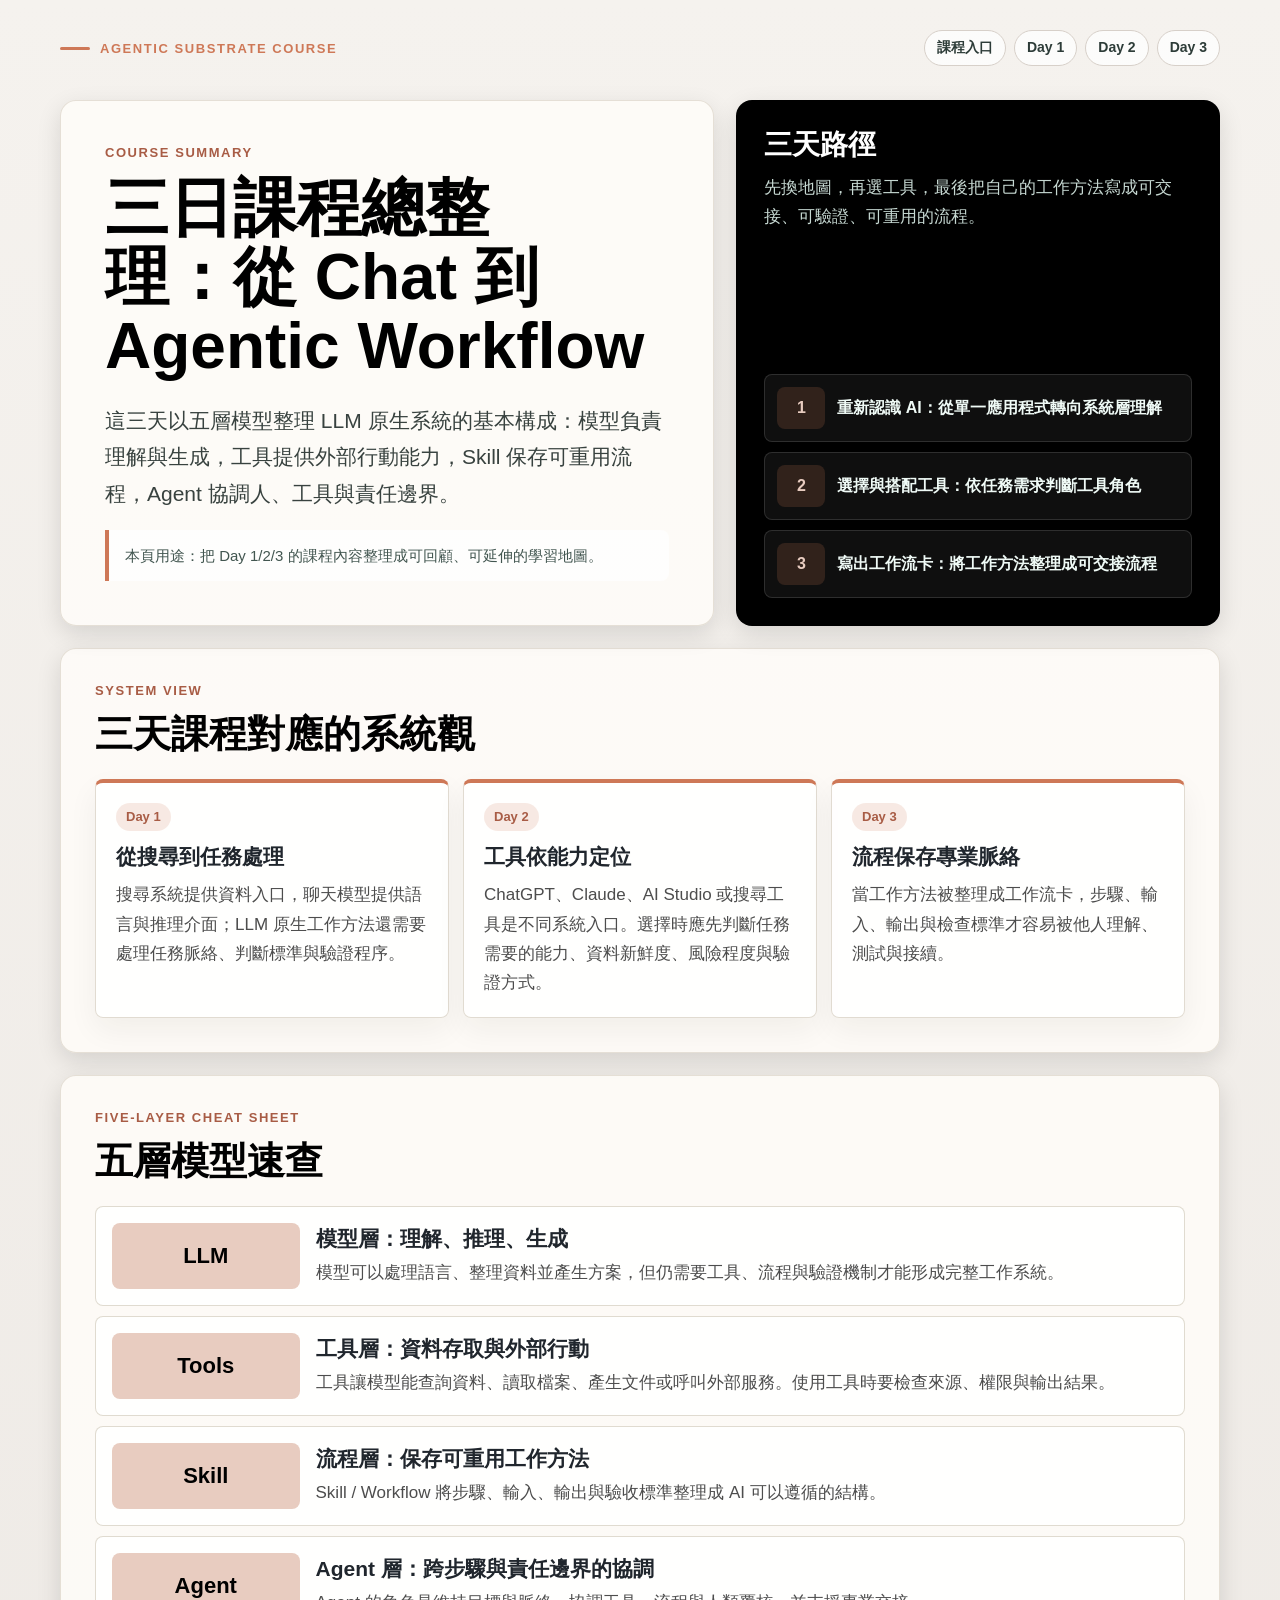
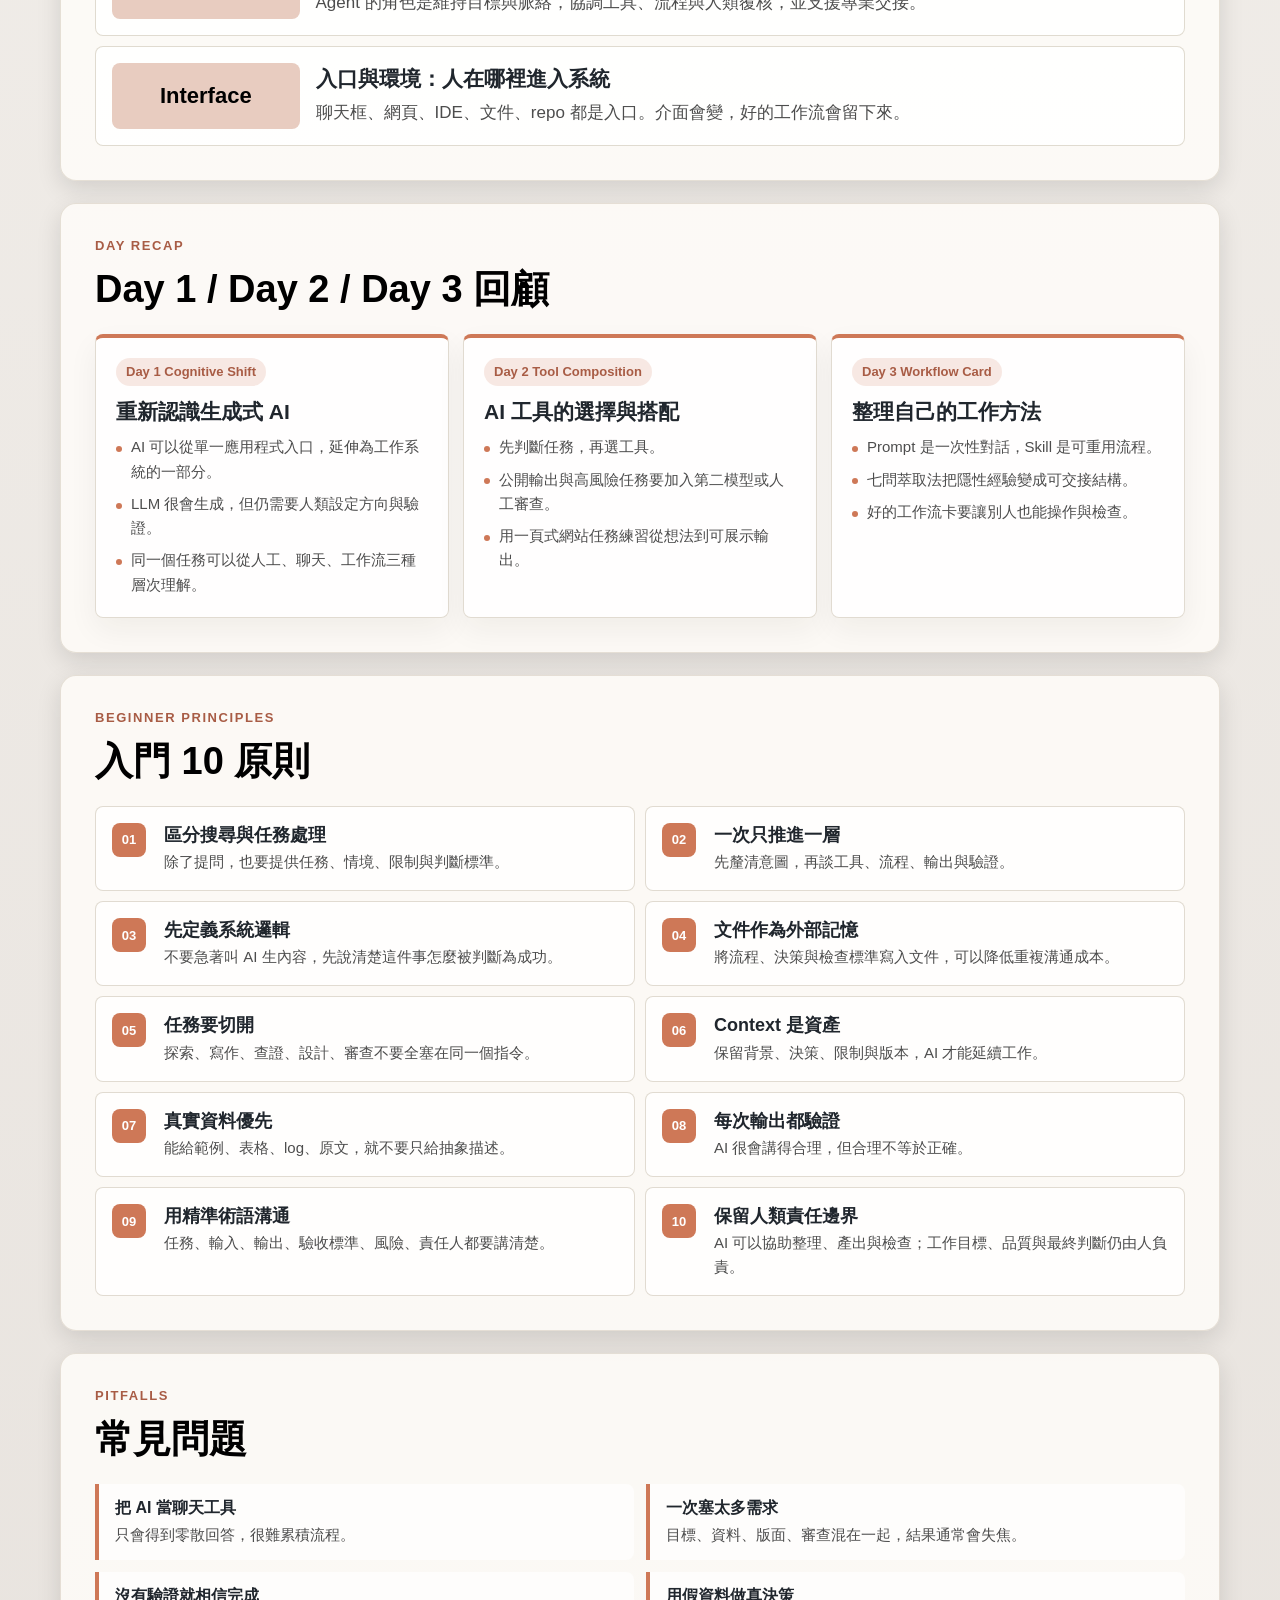
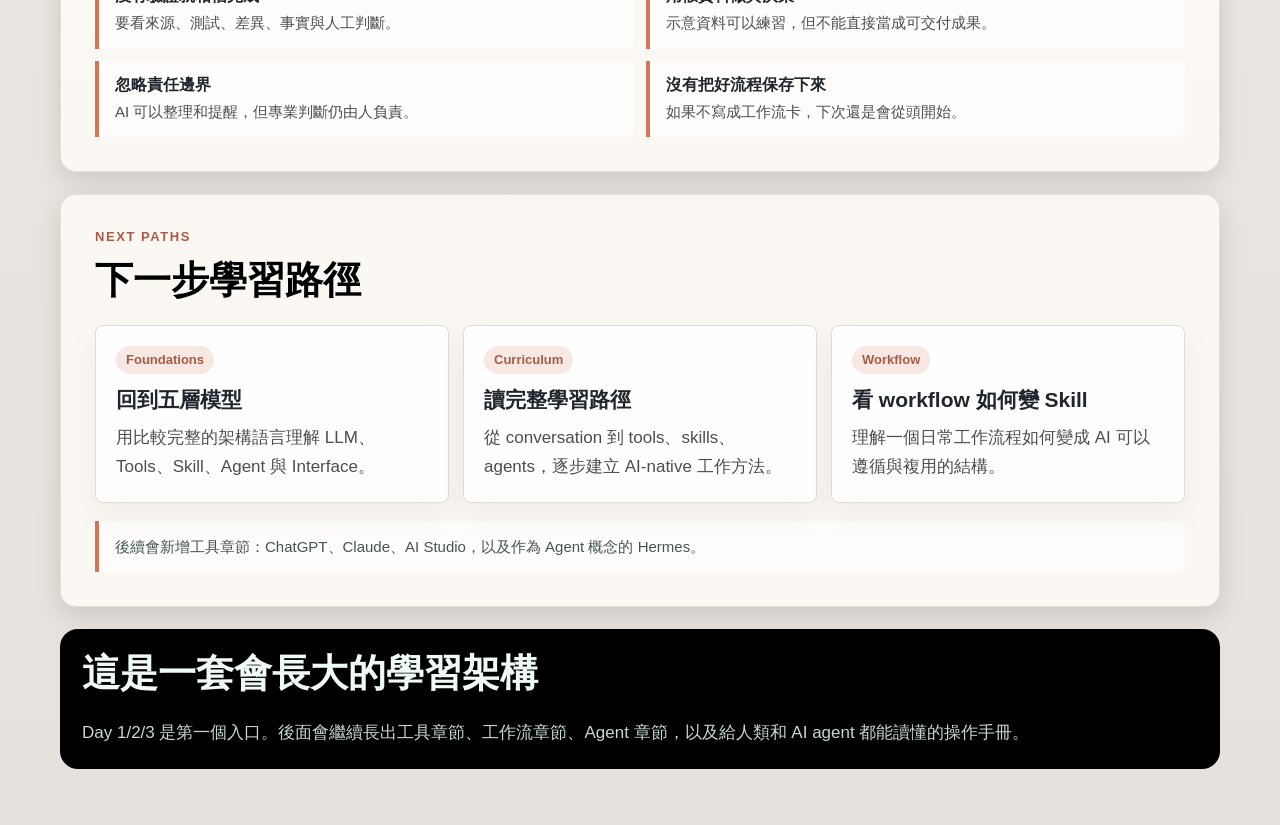
<file: course-summary.html>
<!doctype html>
<html lang="zh-TW">
<head>
<meta charset="utf-8">
<meta name="viewport" content="width=device-width, initial-scale=1">
<title>三日課程總整理｜從 Chat 到 Agentic Workflow</title>
<meta name="description" content="Agentic Substrate 三日課程總整理：用五層模型回顧 Day 1/2/3，整理入門原則、常見問題與下一步學習路徑。">
<style>
* { box-sizing: border-box; }
:root {
  --bg: #e6e1dc;
  --ink: #000000;
  --muted: #4d4d4d;
  --line: #d7d0c9;
  --panel: #fffdf9;
  --soft: #f5f5f5;
  --orange: #ce7857;
  --orange-dark: #a85c45;
  --orange-hover: #c46e4f;
  --orange-soft: #e8ccc0;
  --dark: #000000;
  --shadow: 0 8px 24px rgba(0, 0, 0, 0.12);
}
html, body { margin: 0; min-height: 100%; overflow-x: hidden; }
body {
  font-family: -apple-system, BlinkMacSystemFont, "Noto Sans TC", "Microsoft JhengHei", "Segoe UI", sans-serif;
  background: linear-gradient(180deg, #f5f2ee 0%, var(--bg) 100%);
  color: var(--ink);
}
a { color: inherit; }
.page {
  width: min(1160px, calc(100% - 40px));
  margin: 0 auto;
  padding: 30px 0 56px;
}
.topbar {
  display: flex;
  align-items: center;
  justify-content: space-between;
  gap: 16px;
  margin-bottom: 34px;
}
.brand {
  display: inline-flex;
  align-items: center;
  gap: 10px;
  color: var(--orange);
  font-size: 13px;
  font-weight: 850;
  letter-spacing: 0.12em;
  text-transform: uppercase;
}
.brand::before {
  content: "";
  width: 30px;
  height: 3px;
  border-radius: 8px;
  background: currentColor;
}
.nav {
  display: flex;
  flex-wrap: wrap;
  gap: 8px;
  justify-content: flex-end;
}
.nav a, .pill-link {
  border: 1px solid var(--line);
  border-radius: 999px;
  background: rgba(255,255,255,0.76);
  color: #2d3c38;
  font-size: 14px;
  font-weight: 760;
  padding: 8px 12px;
  text-decoration: none;
  overflow-wrap: anywhere;
}
.hero {
  display: grid;
  grid-template-columns: minmax(0, 1.15fr) minmax(280px, 0.85fr);
  gap: 22px;
  align-items: stretch;
  margin-bottom: 22px;
}
.hero-copy {
  min-width: 0;
  padding: 44px;
  border: 1px solid rgba(222,216,204,0.78);
  border-radius: 16px;
  background: rgba(255,253,249,0.82);
  box-shadow: var(--shadow);
}
.kicker {
  color: var(--orange-dark);
  font-size: 13px;
  font-weight: 850;
  letter-spacing: 0.12em;
  text-transform: uppercase;
  margin-bottom: 14px;
}
h1, h2, h3, p { margin: 0; }
h1 {
  max-width: 760px;
  font-size: 64px;
  line-height: 1.08;
  font-weight: 880;
  letter-spacing: 0;
  text-wrap: balance;
  overflow-wrap: anywhere;
}
h2 {
  font-size: 38px;
  line-height: 1.18;
  font-weight: 840;
  letter-spacing: 0;
  text-wrap: balance;
  overflow-wrap: anywhere;
  margin-bottom: 22px;
}
h3 {
  color: #20262d;
  font-size: 21px;
  line-height: 1.35;
  margin-bottom: 9px;
  overflow-wrap: anywhere;
}
p, li {
  color: var(--muted);
  font-size: 17px;
  line-height: 1.72;
  overflow-wrap: anywhere;
}
.lead {
  max-width: 720px;
  margin-top: 22px;
  color: #38423f;
  font-size: 21px;
  line-height: 1.72;
}
.hero-card {
  min-width: 0;
  display: grid;
  align-content: space-between;
  gap: 16px;
  padding: 28px;
  border-radius: 16px;
  background: var(--dark);
  color: #effaf6;
  box-shadow: var(--shadow);
}
.hero-card h2 {
  color: #fff;
  font-size: 28px;
  margin-bottom: 12px;
}
.hero-card p { color: #c6d8d2; }
.hero-card .route {
  display: grid;
  gap: 10px;
  margin-top: 18px;
}
.route-item {
  display: grid;
  grid-template-columns: 48px minmax(0, 1fr);
  gap: 12px;
  align-items: center;
  padding: 12px;
  border: 1px solid rgba(255,255,255,0.13);
  border-radius: 8px;
  background: rgba(255,255,255,0.06);
}
.route-item b {
  display: grid;
  place-items: center;
  min-height: 42px;
  border-radius: 8px;
  background: rgba(206,120,87,0.18);
  color: #e8ccc0;
}
.route-item span {
  min-width: 0;
  color: #effaf6;
  font-weight: 800;
  line-height: 1.35;
}
.section {
  margin-top: 22px;
  padding: 34px;
  border: 1px solid rgba(222,216,204,0.78);
  border-radius: 16px;
  background: rgba(255,253,249,0.82);
  box-shadow: var(--shadow);
}
.grid {
  display: grid;
  grid-template-columns: repeat(3, minmax(0, 1fr));
  gap: 14px;
}
.grid.two { grid-template-columns: repeat(2, minmax(0, 1fr)); }
.grid.four { grid-template-columns: repeat(4, minmax(0, 1fr)); }
.card {
  min-width: 0;
  height: 100%;
  padding: 20px;
  border: 1px solid rgba(222,216,204,0.9);
  border-radius: 8px;
  background: rgba(255,255,255,0.86);
  box-shadow: 0 12px 30px rgba(42,33,22,0.055);
}
.card.green,
.card.amber,
.card.blue,
.card.rose { border-top: 4px solid var(--orange); }
.card.dark {
  border-color: var(--dark);
  background: var(--dark);
}
.card.dark h3 { color: #fff; }
.card.dark p, .card.dark li { color: #c6d8d2; }
.label {
  display: inline-flex;
  max-width: 100%;
  min-height: 28px;
  align-items: center;
  margin-bottom: 12px;
  border-radius: 999px;
  background: rgba(206,120,87,0.16);
  color: var(--orange-dark);
  padding: 5px 10px;
  font-size: 13px;
  font-weight: 850;
  line-height: 1.25;
}
.amber .label,
.blue .label,
.rose .label { color: var(--orange-dark); background: rgba(206,120,87,0.16); }
.dark .label { color: #e8ccc0; background: rgba(206,120,87,0.18); }
.stack {
  display: grid;
  gap: 10px;
}
.layer {
  min-width: 0;
  display: grid;
  grid-template-columns: minmax(92px, 0.22fr) minmax(0, 1fr);
  gap: 16px;
  align-items: center;
  border: 1px solid rgba(222,216,204,0.92);
  border-radius: 8px;
  background: rgba(255,255,255,0.86);
  padding: 16px;
}
.layer strong {
  display: grid;
  place-items: center;
  min-height: 66px;
  border-radius: 8px;
  background: var(--orange-soft);
  color: var(--ink);
  font-size: 22px;
  line-height: 1.25;
  text-align: center;
}
.layer h3 { margin-bottom: 4px; }
.principles {
  display: grid;
  grid-template-columns: repeat(2, minmax(0, 1fr));
  gap: 10px;
  counter-reset: principle;
}
.principle {
  min-width: 0;
  display: grid;
  grid-template-columns: 40px minmax(0, 1fr);
  gap: 12px;
  align-items: start;
  padding: 16px;
  border: 1px solid rgba(222,216,204,0.9);
  border-radius: 8px;
  background: rgba(255,255,255,0.82);
}
.principle::before {
  counter-increment: principle;
  content: counter(principle, decimal-leading-zero);
  display: grid;
  place-items: center;
  width: 34px;
  height: 34px;
  border-radius: 8px;
  background: var(--orange);
  color: #fff;
  font-size: 13px;
  font-weight: 850;
}
.principle h3 {
  font-size: 18px;
  margin-bottom: 3px;
}
.principle p { font-size: 15px; line-height: 1.6; }
.pitfalls {
  display: grid;
  grid-template-columns: repeat(2, minmax(0, 1fr));
  gap: 12px;
}
.pitfall {
  border-left: 4px solid var(--orange);
  border-radius: 0 8px 8px 0;
  background: rgba(255,255,255,0.72);
  padding: 14px 16px;
}
.pitfall strong {
  display: block;
  color: #20262d;
  margin-bottom: 4px;
}
.pitfall span {
  display: block;
  color: var(--muted);
  font-size: 15px;
  line-height: 1.55;
}
.next {
  display: grid;
  grid-template-columns: repeat(3, minmax(0, 1fr));
  gap: 14px;
}
.next a {
  min-width: 0;
  display: block;
  padding: 20px;
  border: 1px solid rgba(222,216,204,0.9);
  border-radius: 8px;
  background: rgba(255,255,255,0.86);
  text-decoration: none;
  box-shadow: 0 12px 30px rgba(42,33,22,0.055);
}
.next a:hover { border-color: var(--orange); }
.note {
  margin-top: 18px;
  border-left: 4px solid var(--orange);
  border-radius: 0 8px 8px 0;
  background: rgba(255,255,255,0.72);
  color: #425650;
  padding: 13px 16px;
  font-size: 15px;
  line-height: 1.7;
  overflow-wrap: anywhere;
}
ul.clean {
  display: grid;
  gap: 8px;
  list-style: none;
  margin: 0;
  padding: 0;
}
ul.clean li {
  position: relative;
  padding-left: 15px;
  font-size: 15px;
  line-height: 1.62;
}
ul.clean li::before {
  content: "";
  position: absolute;
  left: 0;
  top: 0.72em;
  width: 6px;
  height: 6px;
  border-radius: 50%;
  background: var(--orange);
}
.footer {
  margin-top: 22px;
  padding: 22px;
  border-radius: 18px;
  background: var(--dark);
  color: #effaf6;
}
.footer p { color: #c6d8d2; }
@media (max-width: 980px) {
  .hero,
  .grid,
  .grid.two,
  .grid.four,
  .next { grid-template-columns: 1fr; }
  .principles,
  .pitfalls { grid-template-columns: 1fr; }
  h1 { font-size: 46px; }
  h2 { font-size: 32px; }
}
@media (max-width: 620px) {
  .page { width: min(100% - 24px, 560px); padding-top: 18px; }
  .topbar { align-items: flex-start; flex-direction: column; }
  .nav { justify-content: flex-start; }
  .hero-copy, .hero-card, .section { padding: 22px; border-radius: 14px; }
  h1 { font-size: 34px; line-height: 1.18; }
  h2 { font-size: 27px; line-height: 1.25; }
  .lead { font-size: 18px; }
  .layer { grid-template-columns: 1fr; }
  .layer strong { min-height: 48px; }
}
</style>
</head>
<body>
<main class="page">
  <header class="topbar">
    <div class="brand">Agentic Substrate Course</div>
    <nav class="nav" aria-label="Course navigation">
      <a href="course.html">課程入口</a>
      <a href="course-day1.html">Day 1</a>
      <a href="course-day2.html">Day 2</a>
      <a href="course-day3.html">Day 3</a>
    </nav>
  </header>

  <section class="hero">
    <div class="hero-copy">
      <div class="kicker">Course Summary</div>
      <h1>三日課程總整理：從 Chat 到 Agentic Workflow</h1>
      <p class="lead">這三天以五層模型整理 LLM 原生系統的基本構成：模型負責理解與生成，工具提供外部行動能力，Skill 保存可重用流程，Agent 協調人、工具與責任邊界。</p>
      <div class="note">本頁用途：把 Day 1/2/3 的課程內容整理成可回顧、可延伸的學習地圖。</div>
    </div>
    <aside class="hero-card" aria-label="Three day route">
      <div>
        <h2>三天路徑</h2>
        <p>先換地圖，再選工具，最後把自己的工作方法寫成可交接、可驗證、可重用的流程。</p>
      </div>
      <div class="route">
        <div class="route-item"><b>1</b><span>重新認識 AI：從單一應用程式轉向系統層理解</span></div>
        <div class="route-item"><b>2</b><span>選擇與搭配工具：依任務需求判斷工具角色</span></div>
        <div class="route-item"><b>3</b><span>寫出工作流卡：將工作方法整理成可交接流程</span></div>
      </div>
    </aside>
  </section>

  <section class="section">
    <div class="kicker">System View</div>
    <h2>三天課程對應的系統觀</h2>
    <div class="grid three">
      <article class="card green">
        <span class="label">Day 1</span>
        <h3>從搜尋到任務處理</h3>
        <p>搜尋系統提供資料入口，聊天模型提供語言與推理介面；LLM 原生工作方法還需要處理任務脈絡、判斷標準與驗證程序。</p>
      </article>
      <article class="card amber">
        <span class="label">Day 2</span>
        <h3>工具依能力定位</h3>
        <p>ChatGPT、Claude、AI Studio 或搜尋工具是不同系統入口。選擇時應先判斷任務需要的能力、資料新鮮度、風險程度與驗證方式。</p>
      </article>
      <article class="card blue">
        <span class="label">Day 3</span>
        <h3>流程保存專業脈絡</h3>
        <p>當工作方法被整理成工作流卡，步驟、輸入、輸出與檢查標準才容易被他人理解、測試與接續。</p>
      </article>
    </div>
  </section>

  <section class="section">
    <div class="kicker">Five-Layer Cheat Sheet</div>
    <h2>五層模型速查</h2>
    <div class="stack">
      <div class="layer">
        <strong>LLM</strong>
        <div><h3>模型層：理解、推理、生成</h3><p>模型可以處理語言、整理資料並產生方案，但仍需要工具、流程與驗證機制才能形成完整工作系統。</p></div>
      </div>
      <div class="layer">
        <strong>Tools</strong>
        <div><h3>工具層：資料存取與外部行動</h3><p>工具讓模型能查詢資料、讀取檔案、產生文件或呼叫外部服務。使用工具時要檢查來源、權限與輸出結果。</p></div>
      </div>
      <div class="layer">
        <strong>Skill</strong>
        <div><h3>流程層：保存可重用工作方法</h3><p>Skill / Workflow 將步驟、輸入、輸出與驗收標準整理成 AI 可以遵循的結構。</p></div>
      </div>
      <div class="layer">
        <strong>Agent</strong>
        <div><h3>Agent 層：跨步驟與責任邊界的協調</h3><p>Agent 的角色是維持目標與脈絡，協調工具、流程與人類覆核，並支援專業交接。</p></div>
      </div>
      <div class="layer">
        <strong>Interface</strong>
        <div><h3>入口與環境：人在哪裡進入系統</h3><p>聊天框、網頁、IDE、文件、repo 都是入口。介面會變，好的工作流會留下來。</p></div>
      </div>
    </div>
  </section>

  <section class="section">
    <div class="kicker">Day Recap</div>
    <h2>Day 1 / Day 2 / Day 3 回顧</h2>
    <div class="grid">
      <article class="card green">
        <span class="label">Day 1 Cognitive Shift</span>
        <h3>重新認識生成式 AI</h3>
        <ul class="clean">
          <li>AI 可以從單一應用程式入口，延伸為工作系統的一部分。</li>
          <li>LLM 很會生成，但仍需要人類設定方向與驗證。</li>
          <li>同一個任務可以從人工、聊天、工作流三種層次理解。</li>
        </ul>
      </article>
      <article class="card amber">
        <span class="label">Day 2 Tool Composition</span>
        <h3>AI 工具的選擇與搭配</h3>
        <ul class="clean">
          <li>先判斷任務，再選工具。</li>
          <li>公開輸出與高風險任務要加入第二模型或人工審查。</li>
          <li>用一頁式網站任務練習從想法到可展示輸出。</li>
        </ul>
      </article>
      <article class="card blue">
        <span class="label">Day 3 Workflow Card</span>
        <h3>整理自己的工作方法</h3>
        <ul class="clean">
          <li>Prompt 是一次性對話，Skill 是可重用流程。</li>
          <li>七問萃取法把隱性經驗變成可交接結構。</li>
          <li>好的工作流卡要讓別人也能操作與檢查。</li>
        </ul>
      </article>
    </div>
  </section>

  <section class="section">
    <div class="kicker">Beginner Principles</div>
    <h2>入門 10 原則</h2>
    <div class="principles">
      <article class="principle"><div><h3>區分搜尋與任務處理</h3><p>除了提問，也要提供任務、情境、限制與判斷標準。</p></div></article>
      <article class="principle"><div><h3>一次只推進一層</h3><p>先釐清意圖，再談工具、流程、輸出與驗證。</p></div></article>
      <article class="principle"><div><h3>先定義系統邏輯</h3><p>不要急著叫 AI 生內容，先說清楚這件事怎麼被判斷為成功。</p></div></article>
      <article class="principle"><div><h3>文件作為外部記憶</h3><p>將流程、決策與檢查標準寫入文件，可以降低重複溝通成本。</p></div></article>
      <article class="principle"><div><h3>任務要切開</h3><p>探索、寫作、查證、設計、審查不要全塞在同一個指令。</p></div></article>
      <article class="principle"><div><h3>Context 是資產</h3><p>保留背景、決策、限制與版本，AI 才能延續工作。</p></div></article>
      <article class="principle"><div><h3>真實資料優先</h3><p>能給範例、表格、log、原文，就不要只給抽象描述。</p></div></article>
      <article class="principle"><div><h3>每次輸出都驗證</h3><p>AI 很會講得合理，但合理不等於正確。</p></div></article>
      <article class="principle"><div><h3>用精準術語溝通</h3><p>任務、輸入、輸出、驗收標準、風險、責任人都要講清楚。</p></div></article>
      <article class="principle"><div><h3>保留人類責任邊界</h3><p>AI 可以協助整理、產出與檢查；工作目標、品質與最終判斷仍由人負責。</p></div></article>
    </div>
  </section>

  <section class="section">
    <div class="kicker">Pitfalls</div>
    <h2>常見問題</h2>
    <div class="pitfalls">
      <div class="pitfall"><strong>把 AI 當聊天工具</strong><span>只會得到零散回答，很難累積流程。</span></div>
      <div class="pitfall"><strong>一次塞太多需求</strong><span>目標、資料、版面、審查混在一起，結果通常會失焦。</span></div>
      <div class="pitfall"><strong>沒有驗證就相信完成</strong><span>要看來源、測試、差異、事實與人工判斷。</span></div>
      <div class="pitfall"><strong>用假資料做真決策</strong><span>示意資料可以練習，但不能直接當成可交付成果。</span></div>
      <div class="pitfall"><strong>忽略責任邊界</strong><span>AI 可以整理和提醒，但專業判斷仍由人負責。</span></div>
      <div class="pitfall"><strong>沒有把好流程保存下來</strong><span>如果不寫成工作流卡，下次還是會從頭開始。</span></div>
    </div>
  </section>

  <section class="section">
    <div class="kicker">Next Paths</div>
    <h2>下一步學習路徑</h2>
    <div class="next">
      <a href="docs/01-foundations/five-layer-model.md">
        <span class="label">Foundations</span>
        <h3>回到五層模型</h3>
        <p>用比較完整的架構語言理解 LLM、Tools、Skill、Agent 與 Interface。</p>
      </a>
      <a href="docs/04-curriculum/learning-path.md">
        <span class="label">Curriculum</span>
        <h3>讀完整學習路徑</h3>
        <p>從 conversation 到 tools、skills、agents，逐步建立 AI-native 工作方法。</p>
      </a>
      <a href="docs/examples/workflow-to-skill.md">
        <span class="label">Workflow</span>
        <h3>看 workflow 如何變 Skill</h3>
        <p>理解一個日常工作流程如何變成 AI 可以遵循與複用的結構。</p>
      </a>
    </div>
    <div class="note">後續會新增工具章節：ChatGPT、Claude、AI Studio，以及作為 Agent 概念的 Hermes。</div>
  </section>

  <footer class="footer">
    <h2>這是一套會長大的學習架構</h2>
    <p>Day 1/2/3 是第一個入口。後面會繼續長出工具章節、工作流章節、Agent 章節，以及給人類和 AI agent 都能讀懂的操作手冊。</p>
  </footer>
</main>
</body>
</html>
</file>
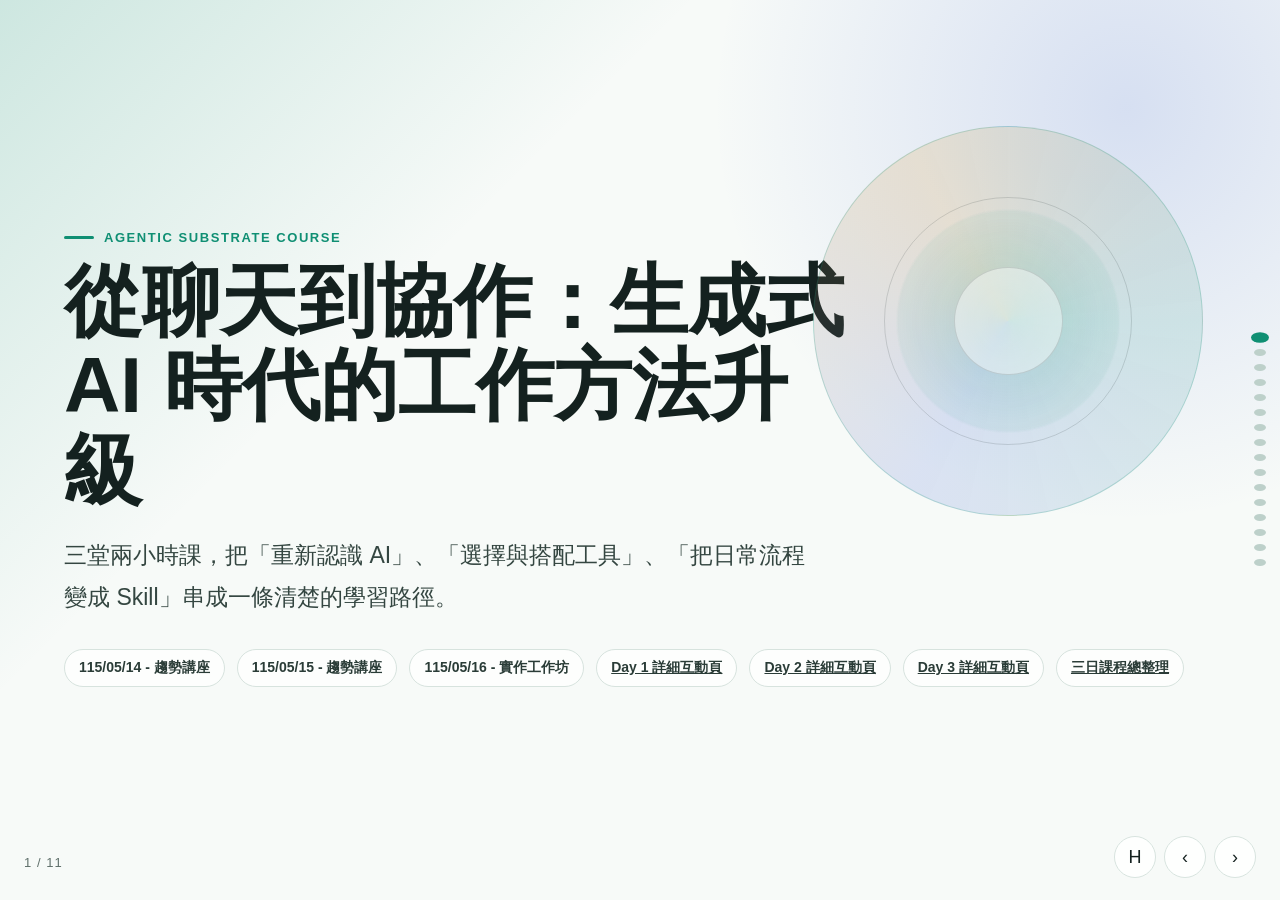
<file: course.html>
<!doctype html>
<html lang="zh-TW">
<head>
<meta charset="utf-8">
<meta name="viewport" content="width=device-width, initial-scale=1">
<title>從聊天到協作 - 生成式 AI 三堂課</title>
<meta name="description" content="A three-session interactive course built on Agentic Substrate: understand generative AI, choose tools, and turn daily workflows into Skills.">
<meta property="og:title" content="從聊天到協作 - 生成式 AI 三堂課">
<meta property="og:description" content="把 Agentic Substrate 轉成三堂可互動教學的生成式 AI 課程。">
<meta property="og:type" content="website">
<meta property="og:image" content="https://ahnchen1983.github.io/agentic-substrate/assets/social-preview.png">
<style>
  :root {
    --bg: #f7faf8;
    --ink: #14211f;
    --muted: #60706b;
    --line: #d7e3de;
    --panel: #ffffff;
    --panel-2: #edf7f3;
    --green: #0f8f73;
    --teal: #1aa38b;
    --amber: #d9911f;
    --blue: #4267d5;
    --rose: #bd4d68;
    --shadow: 0 18px 50px rgba(24, 49, 43, 0.14);
  }
  * { box-sizing: border-box; }
  html, body { margin: 0; min-height: 100%; overflow-x: hidden; }
  body {
    font-family: -apple-system, BlinkMacSystemFont, "Noto Sans TC", "Microsoft JhengHei", "Segoe UI", sans-serif;
    background: var(--bg);
    color: var(--ink);
    overflow: hidden;
  }
  a { color: inherit; }
  .deck {
    width: 100vw;
    height: 100vh;
    position: relative;
    background:
      linear-gradient(135deg, rgba(15, 143, 115, 0.18), rgba(255,255,255,0) 32%),
      radial-gradient(circle at 88% 12%, rgba(66,103,213,0.18), rgba(255,255,255,0) 30%),
      var(--bg);
  }
  .slide {
    position: absolute;
    inset: 0;
    display: none;
    padding: 70px clamp(28px, 5vw, 76px) 58px;
    overflow-x: hidden;
    overflow-y: auto;
    overscroll-behavior: contain;
    scroll-padding: 72px 0 88px;
    -webkit-overflow-scrolling: touch;
    touch-action: pan-y;
  }
  .slide.active { display: flex; animation: in 0.28s ease; }
  @keyframes in {
    from { opacity: 0; transform: translateY(10px); }
    to { opacity: 1; transform: translateY(0); }
  }
  .slide-inner {
    width: min(1180px, 100%);
    min-width: 0;
    margin: auto;
  }
  .kicker {
    display: inline-flex;
    align-items: center;
    gap: 10px;
    color: var(--green);
    font-size: 13px;
    font-weight: 700;
    letter-spacing: 0.12em;
    text-transform: uppercase;
    margin-bottom: 14px;
  }
  .kicker::before {
    content: "";
    width: 30px;
    height: 3px;
    border-radius: 999px;
    background: currentColor;
  }
  h1, h2, h3, p { margin: 0; }
  h1 {
    max-width: 780px;
    font-size: clamp(38px, 7vw, 78px);
    line-height: 1.08;
    letter-spacing: 0;
    font-weight: 850;
    overflow-wrap: anywhere;
    word-break: break-word;
  }
  h2 {
    font-size: clamp(30px, 4.2vw, 54px);
    line-height: 1.16;
    letter-spacing: 0;
    font-weight: 820;
    margin-bottom: 22px;
    overflow-wrap: anywhere;
    word-break: break-word;
  }
  h3 {
    font-size: clamp(18px, 2vw, 24px);
    line-height: 1.35;
    font-weight: 760;
    margin-bottom: 10px;
  }
  p {
    color: var(--muted);
    font-size: clamp(15px, 1.35vw, 19px);
    line-height: 1.85;
  }
  .lead { max-width: 760px; color: #344641; font-size: clamp(18px, 2vw, 23px); }
  .meta {
    display: flex;
    gap: 12px;
    flex-wrap: wrap;
    margin-top: 30px;
  }
  .pill {
    border: 1px solid var(--line);
    border-radius: 999px;
    padding: 9px 14px;
    background: rgba(255,255,255,0.78);
    color: #2a3c37;
    font-size: 14px;
    font-weight: 680;
  }
  .grid {
    display: grid;
    grid-template-columns: repeat(3, minmax(0, 1fr));
    gap: 16px;
  }
  .grid.two { grid-template-columns: repeat(2, minmax(0, 1fr)); }
  .panel {
    background: rgba(255,255,255,0.84);
    border: 1px solid var(--line);
    border-radius: 8px;
    padding: 22px;
    box-shadow: 0 1px 0 rgba(255,255,255,0.8) inset;
  }
  .panel strong { color: var(--ink); }
  .panel p { font-size: 15px; line-height: 1.7; }
  .panel.accent-green { border-top: 4px solid var(--green); }
  .panel.accent-amber { border-top: 4px solid var(--amber); }
  .panel.accent-blue { border-top: 4px solid var(--blue); }
  .panel.accent-rose { border-top: 4px solid var(--rose); }
  .timeline {
    display: grid;
    grid-template-columns: repeat(3, minmax(0, 1fr));
    gap: 0;
    border: 1px solid var(--line);
    border-radius: 8px;
    overflow: hidden;
    background: var(--panel);
    box-shadow: var(--shadow);
  }
  .day {
    padding: 26px;
    min-height: 280px;
    border-right: 1px solid var(--line);
  }
  .day:last-child { border-right: 0; }
  .day .date {
    color: var(--green);
    font-size: 13px;
    font-weight: 760;
    margin-bottom: 14px;
  }
  .day .type {
    color: var(--muted);
    font-size: 13px;
    margin: 14px 0 18px;
  }
  .day ul, .clean-list {
    list-style: none;
    padding: 0;
    margin: 0;
    display: grid;
    gap: 10px;
  }
  .day li, .clean-list li {
    color: #435550;
    font-size: 15px;
    line-height: 1.55;
    padding-left: 16px;
    position: relative;
  }
  .day li::before, .clean-list li::before {
    content: "";
    position: absolute;
    left: 0;
    top: 0.72em;
    width: 6px;
    height: 6px;
    border-radius: 50%;
    background: var(--teal);
  }
  .stack {
    display: grid;
    grid-template-columns: 1fr;
    gap: 8px;
    max-width: 720px;
  }
  .layer {
    display: grid;
    grid-template-columns: 90px 1fr;
    border: 1px solid var(--line);
    border-radius: 8px;
    overflow: hidden;
    background: var(--panel);
    cursor: pointer;
  }
  .layer b {
    display: grid;
    place-items: center;
    background: var(--panel-2);
    color: var(--green);
    font-size: 18px;
  }
  .layer div { padding: 14px 18px; }
  .layer span { display: block; color: var(--muted); font-size: 14px; line-height: 1.55; margin-top: 3px; }
  .layer.active { border-color: var(--green); box-shadow: 0 0 0 3px rgba(15,143,115,0.12); }
  .tool-board {
    display: grid;
    grid-template-columns: 1.05fr 1.4fr;
    gap: 20px;
    align-items: stretch;
  }
  .task-list button {
    width: 100%;
    text-align: left;
    padding: 14px 16px;
    border: 1px solid var(--line);
    background: var(--panel);
    border-radius: 8px;
    color: var(--ink);
    font-size: 15px;
    font-weight: 700;
    cursor: pointer;
    margin-bottom: 10px;
  }
  .task-list button.active {
    border-color: var(--green);
    background: #e7f6f1;
  }
  .tool-result {
    background: #101b18;
    color: #e9fff8;
    border-radius: 8px;
    padding: 24px;
    min-height: 320px;
  }
  .tool-result p { color: #b8d4cc; }
  .tool-result .chips {
    display: flex;
    gap: 8px;
    flex-wrap: wrap;
    margin: 18px 0;
  }
  .tool-result .chips span {
    border: 1px solid rgba(255,255,255,0.16);
    background: rgba(255,255,255,0.08);
    border-radius: 999px;
    padding: 7px 10px;
    font-size: 13px;
  }
  .worksheet {
    display: grid;
    grid-template-columns: 1fr 1fr;
    gap: 12px;
  }
  .question {
    background: var(--panel);
    border: 1px solid var(--line);
    border-radius: 8px;
    padding: 16px;
  }
  .question label {
    display: block;
    font-size: 14px;
    font-weight: 760;
    margin-bottom: 8px;
  }
  .question textarea {
    width: 100%;
    min-height: 72px;
    resize: vertical;
    border: 1px solid #cbd9d3;
    border-radius: 8px;
    padding: 10px 12px;
    font: inherit;
    line-height: 1.45;
    color: var(--ink);
    background: #fbfefd;
  }
  .action-row {
    display: flex;
    gap: 10px;
    flex-wrap: wrap;
    margin-top: 14px;
  }
  .btn {
    border: 1px solid var(--line);
    border-radius: 8px;
    padding: 10px 14px;
    background: var(--panel);
    color: var(--ink);
    cursor: pointer;
    font-weight: 760;
  }
  .btn.primary {
    background: var(--green);
    border-color: var(--green);
    color: #fff;
  }
  .output {
    margin-top: 14px;
    white-space: pre-wrap;
    background: #101b18;
    color: #dffaf2;
    border-radius: 8px;
    padding: 18px;
    font-family: ui-monospace, SFMono-Regular, Menlo, Consolas, monospace;
    font-size: 13px;
    line-height: 1.6;
    max-height: 260px;
    overflow: auto;
  }
  .run-of-show {
    display: grid;
    grid-template-columns: 92px 1fr;
    gap: 0;
    border: 1px solid var(--line);
    border-radius: 8px;
    overflow: hidden;
    background: var(--panel);
  }
  .run-of-show div { padding: 14px 18px; border-bottom: 1px solid var(--line); }
  .run-of-show div:nth-last-child(-n+2) { border-bottom: 0; }
  .run-of-show .time { background: var(--panel-2); color: var(--green); font-weight: 800; }
  .visual {
    position: absolute;
    right: clamp(20px, 6vw, 90px);
    top: clamp(80px, 14vh, 150px);
    width: min(35vw, 390px);
    aspect-ratio: 1;
    border: 1px solid rgba(15,143,115,0.22);
    border-radius: 50%;
    background:
      radial-gradient(circle at center, rgba(15,143,115,0.2), rgba(15,143,115,0.06) 40%, transparent 41%),
      conic-gradient(from 90deg, rgba(15,143,115,0.12), rgba(66,103,213,0.16), rgba(217,145,31,0.16), rgba(15,143,115,0.12));
  }
  .visual::before, .visual::after {
    content: "";
    position: absolute;
    inset: 18%;
    border-radius: 50%;
    border: 1px solid rgba(20,33,31,0.14);
  }
  .visual::after {
    inset: 36%;
    background: rgba(255,255,255,0.44);
  }
  .nav {
    position: fixed;
    right: 24px;
    bottom: 22px;
    z-index: 20;
    display: flex;
    gap: 8px;
  }
  .nav button, .home-link {
    width: 42px;
    height: 42px;
    border: 1px solid var(--line);
    border-radius: 50%;
    background: rgba(255,255,255,0.86);
    color: var(--ink);
    font-size: 18px;
    cursor: pointer;
    display: grid;
    place-items: center;
    text-decoration: none;
  }
  .counter {
    position: fixed;
    left: 24px;
    bottom: 30px;
    z-index: 20;
    color: var(--muted);
    font-size: 13px;
    letter-spacing: 0.08em;
  }
  .dots {
    position: fixed;
    top: 50%;
    right: 14px;
    transform: translateY(-50%);
    display: grid;
    gap: 8px;
    z-index: 20;
  }
  .dot {
    width: 7px;
    height: 7px;
    border: 0;
    border-radius: 50%;
    background: #bdd0ca;
    cursor: pointer;
  }
  .dot.active { background: var(--green); transform: scale(1.5); }
  .note {
    margin-top: 20px;
    border-left: 4px solid var(--green);
    padding: 14px 16px;
    background: rgba(255,255,255,0.72);
    color: #40534d;
    font-size: 15px;
    line-height: 1.7;
  }
  .diagram {
    width: 100%;
    max-height: 68vh;
    object-fit: contain;
    display: block;
    border: 1px solid var(--line);
    border-radius: 12px;
    background: #fff;
  }
  @media (max-width: 850px) {
    body { overflow: auto; }
    .deck { height: auto; min-height: 100vh; }
    .slide {
      position: relative;
      min-height: 100vh;
      padding: 70px 22px 84px;
      overflow: visible;
    }
    .slide.active { display: block; }
    .slide:not(.active) { display: none; }
    .slide-inner { width: min(100%, 520px); margin: 0 auto; }
    h1 { width: 100%; font-size: 32px; line-height: 1.18; word-break: break-all; }
    h2 { width: 100%; font-size: 30px; line-height: 1.22; word-break: break-all; }
    .grid, .grid.two, .timeline, .tool-board, .worksheet { grid-template-columns: 1fr; }
    .day { border-right: 0; border-bottom: 1px solid var(--line); min-height: auto; }
    .day:last-child { border-bottom: 0; }
    .visual { opacity: 0.22; right: -120px; top: 90px; width: 300px; }
    .dots { display: none; }
  }
</style>
</head>
<body>
<main class="deck" id="deck">
  <section class="slide active">
    <div class="visual" aria-hidden="true"></div>
    <div class="slide-inner">
      <div class="kicker">Agentic Substrate Course</div>
      <h1>從聊天到協作：生成式 AI 時代的工作方法升級</h1>
      <p class="lead" style="margin-top:22px;">三堂兩小時課，把「重新認識 AI」、「選擇與搭配工具」、「把日常流程變成 Skill」串成一條清楚的學習路徑。</p>
      <div class="meta">
        <span class="pill">115/05/14 - 趨勢講座</span>
        <span class="pill">115/05/15 - 趨勢講座</span>
        <span class="pill">115/05/16 - 實作工作坊</span>
        <a class="pill" href="course-day1.html">Day 1 詳細互動頁</a>
        <a class="pill" href="course-day2.html">Day 2 詳細互動頁</a>
        <a class="pill" href="course-day3.html">Day 3 詳細互動頁</a>
        <a class="pill" href="course-summary.html">三日課程總整理</a>
      </div>
    </div>
  </section>

  <section class="slide">
    <div class="slide-inner">
      <div class="kicker">Core Definition</div>
      <h2>基礎定義：這不是工具課，而是工作系統課</h2>
      <div class="grid two">
        <div class="panel accent-green">
          <h3>核心承諾</h3>
          <p>從「AI 是聊天工具」升級到「AI 是新型工作系統」。你會重新看懂 AI 在工作裡的位置，不再只問哪個工具比較強。</p>
        </div>
        <div class="panel accent-blue">
          <h3>收尾承諾</h3>
          <p>三天結束時，你會從工具使用者，變成 AI 協作的設計者。</p>
        </div>
      </div>
      <div class="note">課程核心句：你不是在用 AI，你是在設計一個會幫你工作的系統。</div>
    </div>
  </section>

  <section class="slide">
    <div class="slide-inner">
      <div class="kicker">Learning Journey</div>
      <h2>三天不是工具清單，而是一段認知升級</h2>
      <div class="timeline">
        <article class="day">
          <div class="date">Day 1 - 115/05/14 10:00-12:00</div>
          <h3>重新認識生成式 AI</h3>
          <div class="type">從聊天工具，看到新的軟體架構。</div>
          <ul>
            <li>生成式 AI 到底改變了什麼</li>
            <li>ChatGPT 只是入口，不是全部</li>
            <li>五層模型的直覺版</li>
          </ul>
        </article>
        <article class="day">
          <div class="date">Day 2 - 115/05/15 10:00-12:00</div>
          <h3>AI 工具的選擇與搭配</h3>
          <div class="type">從問哪個工具好，變成用工具組合做出一頁式網站。</div>
          <ul>
            <li>依任務選工具，而不是追品牌</li>
            <li>完成網站任務拆解畫布</li>
            <li>帶走網站內容包與社群貼文草稿</li>
          </ul>
        </article>
        <article class="day">
          <div class="date">Day 3 - 115/05/16 10:00-13:00</div>
          <h3>AI 生成靈魂融入你的日常</h3>
          <div class="type">從會用 AI，變成會教 AI 做自己的事。</div>
          <ul>
            <li>什麼是 Skill</li>
            <li>七個問題萃取工作流程</li>
            <li>完成、交換、現場跑自己的 AI 工作流卡</li>
          </ul>
        </article>
      </div>
    </div>
  </section>

  <section class="slide">
    <div class="slide-inner">
      <div class="kicker">Repo Bridge</div>
      <h2>這三堂課，直接對應 repo 的學習路徑</h2>
      <div class="grid">
        <div class="panel accent-green">
          <h3>Level 1: Conversation</h3>
          <p>學員熟悉的起點：問問題、得到答案。第一堂課用這裡建立共同語言。</p>
        </div>
        <div class="panel accent-amber">
          <h3>Level 2: Tool Use</h3>
          <p>第二堂課進入工具與任務搭配：AI 不只回答，也能搜尋、整理、寫文件、分析資料。</p>
        </div>
        <div class="panel accent-blue">
          <h3>Level 3: Skill Building</h3>
          <p>第三堂課把個人日常流程寫成 Skill 雛形，讓 AI 可以重複遵循你的工作方法。</p>
        </div>
      </div>
      <div class="note">對外可以說：這不是單純教 prompt，而是帶你從「使用 AI」走到「設計 AI 協作流程」。</div>
    </div>
  </section>

  <section class="slide">
    <div class="slide-inner">
      <div class="kicker">Day 1</div>
      <h2>重新認識生成式 AI：先換一張地圖</h2>
      <div class="grid two">
        <div class="panel accent-green">
          <h3>學員帶走的觀念</h3>
          <ul class="clean-list">
            <li>AI 不只是聊天機器人，而是新的推理與生成層</li>
            <li>好的使用方式，來自清楚的任務與情境</li>
            <li>未來的軟體單元，會越來越像可組合的 Skill</li>
          </ul>
        </div>
        <div class="panel">
          <h3>120 分鐘流程</h3>
          <div class="run-of-show">
            <div class="time">0-15</div><div>暖身：大家現在怎麼用 AI</div>
            <div class="time">15-45</div><div>生成式 AI 的能力邊界與常見誤解</div>
            <div class="time">45-80</div><div>從 App 到 Agentic Substrate</div>
            <div class="time">80-105</div><div>案例拆解：同一任務的三種做法</div>
            <div class="time">105-120</div><div>問答與隔天工具課鋪陳</div>
          </div>
        </div>
      </div>
    </div>
  </section>

  <section class="slide">
    <div class="slide-inner">
      <div class="kicker">Five-Layer Model</div>
      <h2>五層模型，用課堂語言講</h2>
      <div class="grid two">
        <div class="stack" id="layerStack">
          <div class="layer active" data-detail="LLM 是推理與語言理解的底層能力。它像大腦，但沒有工具就只能說，不能做。"><b>L1</b><div>LLM 運算層<span>AI 怎麼理解、推理、生成。</span></div></div>
          <div class="layer" data-detail="工具讓 AI 可以讀檔、查網路、執行程式、呼叫服務。這是從回答走向交付的關鍵。"><b>L2</b><div>工具與協議層<span>AI 怎麼接觸世界。</span></div></div>
          <div class="layer" data-detail="Skill 是把人的專業流程寫成 AI 可遵循的工作單元。第三堂課會讓學員親手做一張。"><b>L3</b><div>Skill 層<span>AI 怎麼學會你的工作方法。</span></div></div>
          <div class="layer" data-detail="Agent 能跨步驟、跨工具、甚至跨時間維持目標。這是進階，但要先從 Skill 開始。"><b>L4</b><div>Agent 層<span>AI 怎麼變成長期協作者。</span></div></div>
          <div class="layer" data-detail="聊天視窗、網站、IDE、手機都是介面。介面會變，但底層工作流設計會留下來。"><b>L5</b><div>介面層<span>人怎麼進入這套系統。</span></div></div>
        </div>
        <div class="panel accent-green">
          <h3 id="layerTitle">L1 - LLM 運算層</h3>
          <p id="layerDetail">LLM 是推理與語言理解的底層能力。它像大腦，但沒有工具就只能說，不能做。</p>
          <div class="note">這張圖是第一堂的核心。它讓學員知道：工具只是表面，真正重要的是你如何設計任務與流程。</div>
        </div>
      </div>
    </div>
  </section>

  <section class="slide">
    <div class="slide-inner">
      <div class="kicker">Day 2</div>
      <h2>AI 工具的選擇與搭配：先問任務，不先問品牌</h2>
      <div class="tool-board">
        <div class="task-list" id="taskList">
          <button class="active" data-task="research">我需要快速理解一個新議題</button>
          <button data-task="writing">我需要把想法整理成文章或簡報</button>
          <button data-task="analysis">我需要分析資料或比較方案</button>
          <button data-task="workflow">我需要讓 AI 參與固定流程</button>
        </div>
        <div class="tool-result">
          <h3 id="toolTitle">新議題研究</h3>
          <p id="toolBody">適合搭配搜尋型 AI、通用 LLM、筆記工具。重點不是只找答案，而是要求來源、摘要、分歧觀點與待查問題。</p>
          <div class="chips" id="toolChips"><span>Perplexity</span><span>ChatGPT</span><span>Claude</span><span>Notebook</span></div>
          <p id="toolFlow">建議流程：搜尋與來源 -> 摘要 -> 爭點整理 -> 轉成行動問題。</p>
        </div>
      </div>
    </div>
  </section>

  <section class="slide">
    <div class="slide-inner">
      <div class="kicker">Day 2 Output</div>
      <h2>當天帶走：自己的一頁式網站內容包</h2>
      <div class="grid">
        <div class="panel accent-green">
          <h3>反向拆解</h3>
          <p>先問不用 AI 會怎麼做網站：蒐集素材、寫文案、找參考、排版、做圖、上架。再判斷哪些環節交給 AI。</p>
        </div>
        <div class="panel accent-amber">
          <h3>工具串接</h3>
          <p>LLM 整理定位與文案，搜尋工具補市場語言，Canva / Google Sites / Framer / Carrd 等工具完成頁面。</p>
        </div>
        <div class="panel accent-blue">
          <h3>可展示成果</h3>
          <p>學員完成網站區塊文案、建站提示詞、社群貼文與人工覆核點，課後可直接上線或改版。</p>
        </div>
      </div>
      <div class="note">網站題目可選個人、公司、工作室、商品、服務、活動、流程或青年提案。</div>
    </div>
  </section>

  <section class="slide">
    <div class="slide-inner">
      <div class="kicker">Workflow Thinking</div>
      <h2>工具搭配，其實是在設計一條工作流</h2>
      <div class="grid">
        <div class="panel accent-green">
          <h3>Input</h3>
          <p>資料、想法、檔案、對話紀錄、現場情境。先確認 AI 可以拿到什麼。</p>
        </div>
        <div class="panel accent-amber">
          <h3>Process</h3>
          <p>搜尋、分類、比較、萃取、生成、驗證。工具的價值在這裡組合。</p>
        </div>
        <div class="panel accent-blue">
          <h3>Output</h3>
          <p>報告、簡報、清單、決策建議、下一步行動。輸出要能被人直接使用。</p>
        </div>
      </div>
      <div class="note">第二堂的練習：請學員把一頁式網站寫成「輸入、工具串接、輸出、人工覆核點」。這會自然銜接第三堂 Skill。</div>
    </div>
  </section>

  <section class="slide">
    <div class="slide-inner">
      <div class="kicker">Day 3</div>
      <h2>AI 生成靈魂融入日常：把你的方法寫成 Skill</h2>
      <div class="grid two">
        <div class="panel accent-blue">
          <h3>核心承諾</h3>
          <p>你今天會帶走一張屬於你自己的 AI 工作流卡。這堂不是 prompt 課，而是「工作方法萃取」工作坊。</p>
          <div class="note">Skill = 你的經驗 + 結構化流程 + AI 可以執行的指令。</div>
        </div>
        <div class="panel">
          <h3>3 小時招牌工作坊</h3>
          <ul class="clean-list">
            <li>理解 Skill 與 Prompt 的差別</li>
            <li>用七問萃取自己的隱性工作流程</li>
            <li>兩兩交換測試，確認別人能不能操作</li>
            <li>講師現場跑卡，看到 AI 真的產出</li>
            <li>完成 90 天落地計畫</li>
          </ul>
        </div>
      </div>
    </div>
  </section>

  <section class="slide">
    <div class="slide-inner">
      <div class="kicker">Case Study</div>
      <h2>從同事.skill 到自己的工作型數位分身</h2>
      <div class="grid two">
        <div class="panel accent-green">
          <h3>案例怎麼轉譯？</h3>
          <p>dot-skill 的爆點，是把聊天、文件、PR、Email 等工作痕跡，萃取成可被 AI 調用的 Skill。課堂裡我們把角度改成自己：不是蒸餾別人，而是封裝自己的工作方法。</p>
          <div class="note">數位分身負責協作，不負責替你承擔責任。</div>
        </div>
        <div class="panel">
          <h3>自己的分身要學什麼？</h3>
          <ul class="clean-list">
            <li>我會做哪些工作，邊界在哪裡</li>
            <li>我怎麼判斷優先順序與風險</li>
            <li>我習慣輸出什麼格式與語氣</li>
            <li>我會如何檢查品質並修正版本</li>
          </ul>
        </div>
      </div>
      <div class="meta"><a class="pill" href="https://github.com/titanwings/colleague-skill">參考案例：dot-skill</a><a class="pill" href="course-day3.html">Day 3 詳細互動頁</a></div>
    </div>
  </section>

  <section class="slide">
    <div class="slide-inner">
      <div class="kicker">Visual Model</div>
      <h2>我的工作型數位分身怎麼形成？</h2>
      <img class="diagram" src="assets/diagrams/my-work-twin.svg" alt="自己的工作型數位分身形成流程圖">
    </div>
  </section>

  <section class="slide">
    <div class="slide-inner">
      <div class="kicker">Interactive Worksheet</div>
      <h2>我的 AI 工作流卡</h2>
      <div class="worksheet">
        <div class="question"><label>1. 這件事負責什麼？</label><textarea id="q1" placeholder="例如：每週整理專案進度，給主管與團隊看。"></textarea></div>
        <div class="question"><label>2. 什麼時候開始？</label><textarea id="q2" placeholder="例如：每週五、會議後、收到資料後。"></textarea></div>
        <div class="question"><label>3. 需要哪些輸入？</label><textarea id="q3" placeholder="例如：會議紀錄、任務清單、客戶回饋。"></textarea></div>
        <div class="question"><label>4. 步驟是什麼？</label><textarea id="q4" placeholder="例如：先分類，再找風險，再寫摘要。"></textarea></div>
        <div class="question"><label>5. 產出長什麼樣？</label><textarea id="q5" placeholder="例如：一頁摘要、表格、email 草稿。"></textarea></div>
        <div class="question"><label>6. 怎麼檢查好壞？</label><textarea id="q6" placeholder="例如：每個行動都有負責人與期限。"></textarea></div>
        <div class="question"><label>7. 前後接什麼流程？</label><textarea id="q7" placeholder="例如：前面接會議，後面接任務分派。"></textarea></div>
        <div class="question"><label>Skill 名稱</label><textarea id="qName" placeholder="例如：Weekly Status Synthesizer"></textarea></div>
      </div>
      <div class="action-row">
        <button class="btn primary" id="buildSkill">產生 Skill 草稿</button>
        <button class="btn" id="clearSkill">清空</button>
      </div>
      <pre class="output" id="skillOutput">填寫工作流卡後，可以在這裡產生一份 SKILL.md 草稿。</pre>
    </div>
  </section>

  <section class="slide">
    <div class="slide-inner">
      <div class="kicker">Teaching Flow</div>
      <h2>三堂課可以共用同一個敘事</h2>
      <div class="grid">
        <div class="panel accent-green">
          <h3>Day 1: 看懂位置</h3>
          <p>生成式 AI 不是單一產品，而是一個新的工作系統入口。</p>
        </div>
        <div class="panel accent-amber">
          <h3>Day 2: 選對組合</h3>
          <p>工具不是拿來收集，而是拿來放進任務流程裡。</p>
        </div>
        <div class="panel accent-blue">
          <h3>Day 3: 寫出方法</h3>
          <p>真正的差異化，是把自己的判斷與流程變成 AI 可重用的 Skill。</p>
        </div>
      </div>
      <div class="note">這樣設計的好處：即使課程對象是初學者，也不會停在「今天介紹很多工具」。他們會帶走一套看世界的方法。</div>
    </div>
  </section>

  <section class="slide">
    <div class="slide-inner">
      <div class="kicker">Course Outcome</div>
      <h2>最後讓學員帶走三樣東西</h2>
      <div class="grid">
        <div class="panel accent-green">
          <h3>一張 AI 地圖</h3>
          <p>知道 ChatGPT、工具、Skill、Agent 分別站在哪裡，不再被產品名稱牽著走。</p>
        </div>
        <div class="panel accent-amber">
          <h3>一套選工具方法</h3>
          <p>能從任務出發，判斷需要搜尋、生成、分析、設計，還是流程協作。</p>
        </div>
        <div class="panel accent-blue">
          <h3>一張工作流卡</h3>
          <p>把自己的日常工作流程整理成 AI 可以理解、可以重複執行的 Skill 草稿。</p>
        </div>
      </div>
    </div>
  </section>

  <section class="slide">
    <div class="slide-inner">
      <div class="kicker">Closing</div>
      <h2>從會使用 AI，到會設計 AI 協作</h2>
      <p class="lead">這三堂課的真正價值，是讓學員發現：自己的專業流程不是被 AI 取代的東西，而是讓 AI 變得有用的關鍵材料。</p>
      <div class="meta">
        <a class="pill" href="index.html">Agentic Substrate</a>
        <a class="pill" href="docs/04-curriculum/learning-path.md">Learning Path</a>
        <a class="pill" href="docs/examples/workflow-to-skill.md">Workflow to Skill</a>
      </div>
    </div>
  </section>
</main>

<div class="counter" id="counter">1 / 11</div>
<div class="dots" id="dots"></div>
<div class="nav">
  <a class="home-link" href="index.html" aria-label="Home">H</a>
  <button id="prev" aria-label="Previous">‹</button>
  <button id="next" aria-label="Next">›</button>
</div>

<script>
  const slides = Array.from(document.querySelectorAll(".slide"));
  const counter = document.getElementById("counter");
  const dots = document.getElementById("dots");
  let current = 0;

  slides.forEach((_, index) => {
    const button = document.createElement("button");
    button.className = "dot" + (index === 0 ? " active" : "");
    button.setAttribute("aria-label", "Slide " + (index + 1));
    button.addEventListener("click", () => show(index));
    dots.appendChild(button);
  });

  function show(index) {
    current = Math.max(0, Math.min(slides.length - 1, index));
    slides.forEach((slide, i) => slide.classList.toggle("active", i === current));
    if (slides[current]) {
      slides[current].scrollTop = 0;
      slides[current].scrollLeft = 0;
    }
    window.scrollTo(0, 0);
    dots.querySelectorAll(".dot").forEach((dot, i) => dot.classList.toggle("active", i === current));
    counter.textContent = (current + 1) + " / " + slides.length;
  }

  document.getElementById("prev").addEventListener("click", () => show(current - 1));
  document.getElementById("next").addEventListener("click", () => show(current + 1));
  document.addEventListener("keydown", event => {
    if (event.target && ["TEXTAREA", "INPUT"].includes(event.target.tagName)) return;
    const activeSlide = slides[current];
    const canScroll = activeSlide && activeSlide.scrollHeight > activeSlide.clientHeight + 2;
    const atTop = !activeSlide || activeSlide.scrollTop <= 2;
    const atBottom = !activeSlide || activeSlide.scrollTop + activeSlide.clientHeight >= activeSlide.scrollHeight - 2;

    if ((event.key === "PageDown" || event.key === " ") && canScroll && !atBottom) {
      event.preventDefault();
      activeSlide.scrollBy({ top: activeSlide.clientHeight * 0.82, behavior: "smooth" });
      return;
    }
    if (event.key === "PageUp" && canScroll && !atTop) {
      event.preventDefault();
      activeSlide.scrollBy({ top: activeSlide.clientHeight * -0.82, behavior: "smooth" });
      return;
    }
    if (event.key === "ArrowRight" || ((event.key === "PageDown" || event.key === " ") && (!canScroll || atBottom))) {
      event.preventDefault();
      show(current + 1);
    }
    if (event.key === "ArrowLeft" || (event.key === "PageUp" && (!canScroll || atTop))) {
      event.preventDefault();
      show(current - 1);
    }
  });

  let touchStartX = 0;
  let touchStartY = 0;
  let touchStartedOnControl = false;

  document.addEventListener("touchstart", event => {
    const touch = event.changedTouches[0];
    if (!touch) return;
    touchStartedOnControl = Boolean(event.target?.closest?.("a, button, input, textarea, select"));
    touchStartX = touch.clientX;
    touchStartY = touch.clientY;
  }, { passive: true });

  document.addEventListener("touchend", event => {
    if (touchStartedOnControl) return;
    const touch = event.changedTouches[0];
    if (!touch) return;
    const deltaX = touch.clientX - touchStartX;
    const deltaY = touch.clientY - touchStartY;
    const isHorizontalSwipe = Math.abs(deltaX) > 56 && Math.abs(deltaX) > Math.abs(deltaY) * 1.25;
    if (!isHorizontalSwipe) return;
    if (deltaX < 0) show(current + 1);
    if (deltaX > 0) show(current - 1);
  }, { passive: true });

  document.querySelectorAll(".layer").forEach(layer => {
    layer.addEventListener("click", () => {
      document.querySelectorAll(".layer").forEach(item => item.classList.remove("active"));
      layer.classList.add("active");
      document.getElementById("layerTitle").textContent = layer.querySelector("b").textContent + " - " + layer.querySelector("div").childNodes[0].textContent;
      document.getElementById("layerDetail").textContent = layer.dataset.detail;
    });
  });

  const taskData = {
    research: {
      title: "新議題研究",
      body: "適合搭配搜尋型 AI、通用 LLM、筆記工具。重點不是只找答案，而是要求來源、摘要、分歧觀點與待查問題。",
      chips: ["Perplexity", "ChatGPT", "Claude", "Notebook"],
      flow: "建議流程：搜尋與來源 -> 摘要 -> 爭點整理 -> 轉成行動問題。"
    },
    writing: {
      title: "文章與簡報產出",
      body: "適合用 LLM 整理觀點，再用簡報或設計工具轉成視覺化輸出。重點是先定義受眾、語氣、結構。",
      chips: ["Claude", "ChatGPT", "Canva", "Google Slides"],
      flow: "建議流程：素材整理 -> 大綱 -> 初稿 -> 視覺化 -> 人工校稿。"
    },
    analysis: {
      title: "資料分析與方案比較",
      body: "適合搭配試算表、程式執行、LLM 解釋。重點是讓 AI 說明假設、限制與可驗證的結論。",
      chips: ["Sheets", "Python", "ChatGPT", "Claude"],
      flow: "建議流程：資料清理 -> 指標定義 -> 分析 -> 解釋 -> 決策建議。"
    },
    workflow: {
      title: "固定流程協作",
      body: "適合把重複任務寫成 Skill。重點是讓 AI 知道觸發條件、步驟、輸入輸出與驗證規則。",
      chips: ["Claude Code", "Codex", "Skills", "Markdown"],
      flow: "建議流程：流程萃取 -> Skill 草稿 -> 測試 -> 修正 -> 重複使用。"
    }
  };

  document.querySelectorAll("#taskList button").forEach(button => {
    button.addEventListener("click", () => {
      document.querySelectorAll("#taskList button").forEach(item => item.classList.remove("active"));
      button.classList.add("active");
      const item = taskData[button.dataset.task];
      document.getElementById("toolTitle").textContent = item.title;
      document.getElementById("toolBody").textContent = item.body;
      document.getElementById("toolFlow").textContent = item.flow;
      document.getElementById("toolChips").innerHTML = item.chips.map(chip => "<span>" + chip + "</span>").join("");
    });
  });

  function value(id) {
    return document.getElementById(id).value.trim() || "[待填]";
  }

  document.getElementById("buildSkill").addEventListener("click", () => {
    const name = value("qName");
    const draft = `# ${name}

## Description
這個 Skill 負責：${value("q1")}

## Trigger
在以下情況啟動：${value("q2")}

## Inputs
${value("q3")}

## Process
${value("q4")}

## Output
${value("q5")}

## Validation
${value("q6")}

## Composition
前後流程：${value("q7")}
`;
    document.getElementById("skillOutput").textContent = draft;
  });

  document.getElementById("clearSkill").addEventListener("click", () => {
    document.querySelectorAll("textarea").forEach(area => area.value = "");
    document.getElementById("skillOutput").textContent = "填寫工作流卡後，可以在這裡產生一份 SKILL.md 草稿。";
  });
</script>
</body>
</html>
</file>
<file: assets/course-pages.css>
* { box-sizing: border-box; }
:root {
  --bg: #f6f3ee;
  --ink: #171a22;
  --muted: #66706c;
  --line: #ded8cc;
  --panel: #ffffff;
  --soft: #f2eee6;
  --green: #127462;
  --teal: #168b7d;
  --amber: #b87516;
  --blue: #365f9f;
  --rose: #a43d5a;
  --dark: #171a22;
  --shadow: 0 22px 70px rgba(42, 33, 22, 0.11);
  --slide-pad-x: clamp(24px, 5vw, 84px);
  --slide-pad-y: clamp(52px, 7vh, 82px);
}
html, body { margin: 0; min-height: 100%; overflow-x: hidden; }
body {
  font-family: -apple-system, BlinkMacSystemFont, "Noto Sans TC", "Microsoft JhengHei", "Segoe UI", sans-serif;
  background:
    linear-gradient(115deg, rgba(18,116,98,0.14), rgba(255,255,255,0) 34%),
    radial-gradient(circle at 88% 10%, rgba(54,95,159,0.13), rgba(255,255,255,0) 28%),
    linear-gradient(180deg, rgba(255,255,255,0.62), rgba(255,255,255,0)),
    var(--bg);
  color: var(--ink);
  overflow: hidden;
}
a { color: inherit; }
button, input, textarea, select { font: inherit; }
.deck { width: 100vw; height: 100vh; position: relative; }
.slide {
  position: absolute;
  inset: 0;
  display: none;
  padding: var(--slide-pad-y) var(--slide-pad-x) calc(var(--slide-pad-y) + 8px);
  overflow-x: hidden;
  overflow-y: auto;
  overscroll-behavior: contain;
  scroll-padding: 72px 0 88px;
  -webkit-overflow-scrolling: touch;
  touch-action: pan-y;
}
.slide.active { display: flex; animation: enter 0.25s ease; }
@keyframes enter {
  from { opacity: 0; transform: translateY(10px); }
  to { opacity: 1; transform: translateY(0); }
}
.inner {
  width: min(1120px, 100%);
  min-width: 0;
  margin: auto;
  padding: clamp(24px, 3vw, 42px);
  background: rgba(255, 253, 248, 0.78);
  border: 1px solid rgba(222, 216, 204, 0.8);
  border-radius: 18px;
  box-shadow: var(--shadow);
  backdrop-filter: blur(14px);
}
.slide:first-child .inner {
  background: transparent;
  border-color: transparent;
  box-shadow: none;
  padding-left: 0;
  padding-right: 0;
}
.kicker {
  display: inline-flex;
  align-items: center;
  gap: 10px;
  color: var(--green);
  font-size: 13px;
  font-weight: 800;
  letter-spacing: 0.12em;
  text-transform: uppercase;
  margin-bottom: 14px;
  max-width: 100%;
  overflow-wrap: anywhere;
}
.kicker::before {
  content: "";
  width: 30px;
  min-width: 30px;
  height: 3px;
  background: currentColor;
  border-radius: 999px;
}
h1, h2, h3, p { margin: 0; }
h1 {
  max-width: 920px;
  font-size: clamp(40px, 6vw, 78px);
  line-height: 1.1;
  letter-spacing: 0;
  font-weight: 850;
  overflow-wrap: anywhere;
  text-wrap: balance;
}
h2 {
  max-width: 960px;
  font-size: clamp(30px, 4vw, 50px);
  line-height: 1.16;
  letter-spacing: 0;
  font-weight: 820;
  margin-bottom: 24px;
  overflow-wrap: anywhere;
  text-wrap: balance;
}
h3 {
  color: #20262d;
  font-size: clamp(17px, 1.7vw, 22px);
  line-height: 1.35;
  margin-bottom: 10px;
  overflow-wrap: anywhere;
  text-wrap: pretty;
}
p, li {
  color: var(--muted);
  font-size: clamp(15px, 1.22vw, 18px);
  line-height: 1.72;
  overflow-wrap: anywhere;
  word-break: auto-phrase;
}
.lead {
  max-width: 820px;
  color: #38423f;
  font-size: clamp(18px, 1.85vw, 23px);
  line-height: 1.68;
}
.meta { display: flex; flex-wrap: wrap; gap: 10px; margin-top: 28px; }
.pill {
  border: 1px solid var(--line);
  border-radius: 999px;
  padding: 8px 13px;
  background: rgba(255,255,255,0.72);
  color: #2c3e39;
  font-size: 14px;
  font-weight: 740;
  text-decoration: none;
  max-width: 100%;
  overflow-wrap: anywhere;
}
.grid { display: grid; grid-template-columns: repeat(3, minmax(0, 1fr)); gap: 14px; align-items: stretch; }
.grid.two { grid-template-columns: repeat(2, minmax(0, 1fr)); }
.panel {
  min-width: 0;
  height: 100%;
  background: rgba(255,255,255,0.88);
  border: 1px solid rgba(222,216,204,0.92);
  border-radius: 8px;
  padding: clamp(18px, 2vw, 24px);
  box-shadow: 0 1px 0 rgba(255,255,255,0.8) inset, 0 14px 34px rgba(42,33,22,0.06);
  overflow-wrap: anywhere;
  word-break: auto-phrase;
}
.panel > * { min-width: 0; }
.panel p + p { margin-top: 12px; }
.panel.green { border-top: 4px solid var(--green); background: linear-gradient(180deg, rgba(18,116,98,0.08), rgba(255,255,255,0.9) 42%); }
.panel.amber { border-top: 4px solid var(--amber); background: linear-gradient(180deg, rgba(184,117,22,0.08), rgba(255,255,255,0.9) 42%); }
.panel.blue { border-top: 4px solid var(--blue); background: linear-gradient(180deg, rgba(54,95,159,0.08), rgba(255,255,255,0.9) 42%); }
.panel.rose { border-top: 4px solid var(--rose); background: linear-gradient(180deg, rgba(164,61,90,0.08), rgba(255,255,255,0.9) 42%); }
.panel .note {
  background: rgba(246,243,238,0.76);
  margin-top: 14px;
}
.clean-list { list-style: none; padding: 0; margin: 0; display: grid; gap: 9px; }
.clean-list li { position: relative; padding-left: 16px; }
.clean-list li::before {
  content: "";
  position: absolute;
  left: 0;
  top: 0.72em;
  width: 6px;
  height: 6px;
  background: var(--teal);
  border-radius: 50%;
}
.table {
  width: 100%;
  border-collapse: collapse;
  overflow: hidden;
  border-radius: 8px;
  background: var(--panel);
  border: 1px solid var(--line);
  table-layout: fixed;
  box-shadow: 0 14px 34px rgba(42,33,22,0.06);
}
.table th, .table td {
  text-align: left;
  padding: 13px 14px;
  border-bottom: 1px solid var(--line);
  color: #334843;
  font-size: clamp(14px, 1vw, 16px);
  line-height: 1.58;
  vertical-align: top;
  overflow-wrap: anywhere;
  word-break: auto-phrase;
}
.table th { background: var(--soft); color: var(--green); font-weight: 820; }
.table tr:last-child td { border-bottom: 0; }
.run {
  display: grid;
  grid-template-columns: minmax(78px, 0.18fr) minmax(0, 1fr);
  border: 1px solid var(--line);
  border-radius: 8px;
  overflow: hidden;
  background: var(--panel);
  box-shadow: 0 14px 34px rgba(42,33,22,0.06);
}
.run div {
  min-width: 0;
  padding: 13px 16px;
  border-bottom: 1px solid var(--line);
  color: #334843;
  line-height: 1.58;
  overflow-wrap: anywhere;
}
.run div:nth-last-child(-n+2) { border-bottom: 0; }
.time { background: var(--soft); color: var(--green); font-weight: 830; }
.note {
  margin-top: 18px;
  border-left: 4px solid var(--green);
  background: rgba(255,255,255,0.72);
  border-radius: 0 8px 8px 0;
  padding: 13px 16px;
  color: #425650;
  font-size: 15px;
  line-height: 1.7;
  overflow-wrap: anywhere;
}
.term-links {
  display: flex;
  flex-wrap: wrap;
  gap: 8px;
  margin-top: 18px;
}
.term-links a {
  border: 1px solid rgba(15, 143, 115, 0.28);
  border-radius: 999px;
  background: rgba(255,255,255,0.72);
  color: #0f6f5d;
  font-size: 13px;
  font-weight: 760;
  padding: 7px 10px;
  text-decoration: none;
  max-width: 100%;
  overflow-wrap: anywhere;
}
.term-links a:hover { background: rgba(15,143,115,0.09); }
.diagram {
  width: 100%;
  max-height: 68vh;
  object-fit: contain;
  display: block;
  border: 1px solid var(--line);
  border-radius: 12px;
  background: #fff;
  box-shadow: 0 14px 34px rgba(42,33,22,0.06);
}
.diagram-board {
  min-width: 0;
  display: grid;
  gap: 14px;
}
.diagram-flow {
  display: grid;
  grid-template-columns: repeat(4, minmax(0, 1fr));
  gap: 12px;
}
.diagram-flow.three { grid-template-columns: repeat(3, minmax(0, 1fr)); }
.diagram-flow.two { grid-template-columns: repeat(2, minmax(0, 1fr)); }
.diagram-card {
  min-width: 0;
  position: relative;
  border: 1px solid rgba(222,216,204,0.92);
  border-radius: 8px;
  background: rgba(255,255,255,0.88);
  padding: clamp(16px, 1.8vw, 22px);
  box-shadow: 0 14px 34px rgba(42,33,22,0.06);
  overflow-wrap: anywhere;
}
.diagram-card.dark {
  background: #17221f;
  border-color: #17221f;
}
.diagram-card.dark h3,
.diagram-card.dark p,
.diagram-card.dark .diagram-label { color: #effaf6; }
.diagram-card.dark p { opacity: 0.78; }
.diagram-label {
  display: inline-flex;
  align-items: center;
  min-height: 30px;
  margin-bottom: 14px;
  border-radius: 999px;
  background: rgba(18,116,98,0.1);
  color: var(--green);
  padding: 6px 10px;
  font-size: 13px;
  font-weight: 830;
  line-height: 1.25;
}
.diagram-num {
  display: grid;
  place-items: center;
  width: 34px;
  height: 34px;
  margin-bottom: 12px;
  border-radius: 50%;
  background: var(--green);
  color: #fff;
  font-weight: 850;
}
.diagram-card.amber .diagram-label,
.diagram-card.amber .diagram-num { background: rgba(184,117,22,0.12); color: var(--amber); }
.diagram-card.amber .diagram-num { background: var(--amber); color: #fff; }
.diagram-card.blue .diagram-label,
.diagram-card.blue .diagram-num { background: rgba(54,95,159,0.12); color: var(--blue); }
.diagram-card.blue .diagram-num { background: var(--blue); color: #fff; }
.diagram-card.rose .diagram-label,
.diagram-card.rose .diagram-num { background: rgba(164,61,90,0.12); color: var(--rose); }
.diagram-card.rose .diagram-num { background: var(--rose); color: #fff; }
.diagram-arrow {
  align-self: center;
  color: var(--green);
  font-weight: 850;
  text-align: center;
}
.diagram-stack {
  display: grid;
  gap: 12px;
}
.diagram-layer {
  min-width: 0;
  display: grid;
  grid-template-columns: minmax(90px, 0.22fr) minmax(0, 1fr);
  gap: 18px;
  align-items: center;
  border: 1px solid rgba(222,216,204,0.92);
  border-radius: 8px;
  background: rgba(255,255,255,0.88);
  padding: 18px;
  overflow-wrap: anywhere;
}
.diagram-layer strong {
  display: grid;
  place-items: center;
  min-height: 72px;
  border-radius: 8px;
  background: rgba(18,116,98,0.1);
  color: var(--green);
  font-size: clamp(18px, 2vw, 26px);
  line-height: 1.25;
  text-align: center;
}
.diagram-layer.amber strong { background: rgba(184,117,22,0.12); color: var(--amber); }
.diagram-layer.dark {
  background: #17221f;
  border-color: #17221f;
}
.diagram-layer.dark strong { background: rgba(146,242,221,0.14); color: #92f2dd; }
.diagram-layer.dark h3 { color: #fff; }
.diagram-layer.dark p { color: #b8d4cc; }
.code {
  white-space: pre-wrap;
  overflow-wrap: anywhere;
  word-break: break-word;
  background: var(--dark);
  color: #dffaf2;
  border-radius: 8px;
  padding: 18px;
  font-family: ui-monospace, SFMono-Regular, Menlo, Consolas, monospace;
  font-size: 13px;
  line-height: 1.55;
  max-height: 360px;
  overflow: auto;
}
.tabs { display: flex; flex-wrap: wrap; gap: 8px; margin-bottom: 14px; }
.tab, .btn {
  border: 1px solid var(--line);
  border-radius: 8px;
  min-height: 42px;
  padding: 9px 13px;
  background: var(--panel);
  color: var(--ink);
  cursor: pointer;
  font-weight: 760;
  max-width: 100%;
  overflow-wrap: anywhere;
  white-space: normal;
  text-align: left;
}
.tab.active, .btn.primary { background: var(--green); border-color: var(--green); color: #fff; }
.form-grid { display: grid; grid-template-columns: repeat(2, minmax(0, 1fr)); gap: 12px; }
.field {
  min-width: 0;
  background: rgba(255,255,255,0.88);
  border: 1px solid var(--line);
  border-radius: 8px;
  padding: 14px;
}
.field label {
  display: block;
  color: #28332f;
  font-size: 14px;
  font-weight: 800;
  line-height: 1.45;
  margin-bottom: 8px;
  overflow-wrap: anywhere;
}
textarea, input, select {
  width: 100%;
  min-width: 0;
  border: 1px solid #cbd9d3;
  border-radius: 8px;
  padding: 10px 12px;
  background: #fbfefd;
  color: var(--ink);
  font: inherit;
  line-height: 1.45;
  overflow-wrap: anywhere;
}
textarea { min-height: 70px; resize: vertical; }
.actions { display: flex; gap: 10px; flex-wrap: wrap; margin-top: 14px; }
.output {
  margin-top: 14px;
  white-space: pre-wrap;
  overflow-wrap: anywhere;
  word-break: break-word;
  background: var(--dark);
  color: #dffaf2;
  border-radius: 8px;
  padding: 18px;
  font-family: ui-monospace, SFMono-Regular, Menlo, Consolas, monospace;
  font-size: 13px;
  line-height: 1.6;
  max-height: 260px;
  overflow: auto;
}
.nav {
  position: fixed;
  right: 24px;
  bottom: 22px;
  z-index: 20;
  display: flex;
  gap: 8px;
}
.nav button, .nav a {
  width: 44px;
  height: 44px;
  border: 1px solid var(--line);
  border-radius: 50%;
  background: rgba(255,255,255,0.9);
  color: var(--ink);
  font-size: 18px;
  cursor: pointer;
  display: grid;
  place-items: center;
  text-decoration: none;
  box-shadow: 0 10px 28px rgba(42,33,22,0.1);
}
.counter {
  position: fixed;
  left: 24px;
  bottom: 30px;
  z-index: 20;
  color: var(--muted);
  font-size: 13px;
  letter-spacing: 0.08em;
  background: rgba(255,255,255,0.72);
  border: 1px solid rgba(222,216,204,0.8);
  border-radius: 999px;
  padding: 7px 10px;
}
.dots {
  position: fixed;
  top: 50%;
  right: 14px;
  transform: translateY(-50%);
  display: grid;
  gap: 8px;
  z-index: 20;
}
.dot {
  width: 7px;
  height: 7px;
  border: 0;
  border-radius: 50%;
  background: #bdd0ca;
  cursor: pointer;
}
.dot.active { background: var(--green); transform: scale(1.5); }
@media (max-width: 1040px) {
  .grid { grid-template-columns: repeat(2, minmax(0, 1fr)); }
}
@media (max-width: 860px) {
  body { overflow: auto; }
  .deck { height: auto; min-height: 100vh; }
  .slide {
    position: relative;
    min-height: 100vh;
    padding: 56px 16px 118px;
    overflow: visible;
  }
  .slide.active { display: block; }
  .slide:not(.active) { display: none; }
  .inner {
    width: min(100%, 560px);
    margin: 0 auto;
    padding: 22px;
    border-radius: 14px;
  }
  .slide:first-child .inner { padding: 0; }
  h1 { width: 100%; font-size: 34px; line-height: 1.2; }
  h2 { width: 100%; font-size: 29px; line-height: 1.24; }
  h3 { font-size: 19px; }
  p, li { font-size: 16px; line-height: 1.7; }
  .grid, .grid.two, .form-grid { grid-template-columns: 1fr; }
  .diagram-flow,
  .diagram-flow.three,
  .diagram-flow.two { grid-template-columns: 1fr; }
  .diagram-layer { grid-template-columns: 1fr; }
  .diagram-layer strong { min-height: 54px; }
  .table {
    display: block;
    overflow-x: auto;
    table-layout: auto;
    -webkit-overflow-scrolling: touch;
  }
  .table th, .table td {
    min-width: 132px;
    font-size: 14px;
    padding: 11px 12px;
  }
  .run { grid-template-columns: minmax(62px, 0.24fr) minmax(0, 1fr); }
  .run div { padding: 11px 12px; font-size: 15px; }
  .nav { right: 14px; bottom: 16px; }
  .counter { left: 14px; bottom: 23px; }
  .dots { display: none; }
}
@media (max-width: 430px) {
  .slide { padding-left: 12px; padding-right: 12px; }
  .inner { padding: 18px; }
  h1 { font-size: 30px; }
  h2 { font-size: 26px; }
  .panel, .field { padding: 16px; }
  .tab, .btn { width: 100%; justify-content: flex-start; }
  .actions .btn { width: 100%; text-align: center; }
}
</file>
